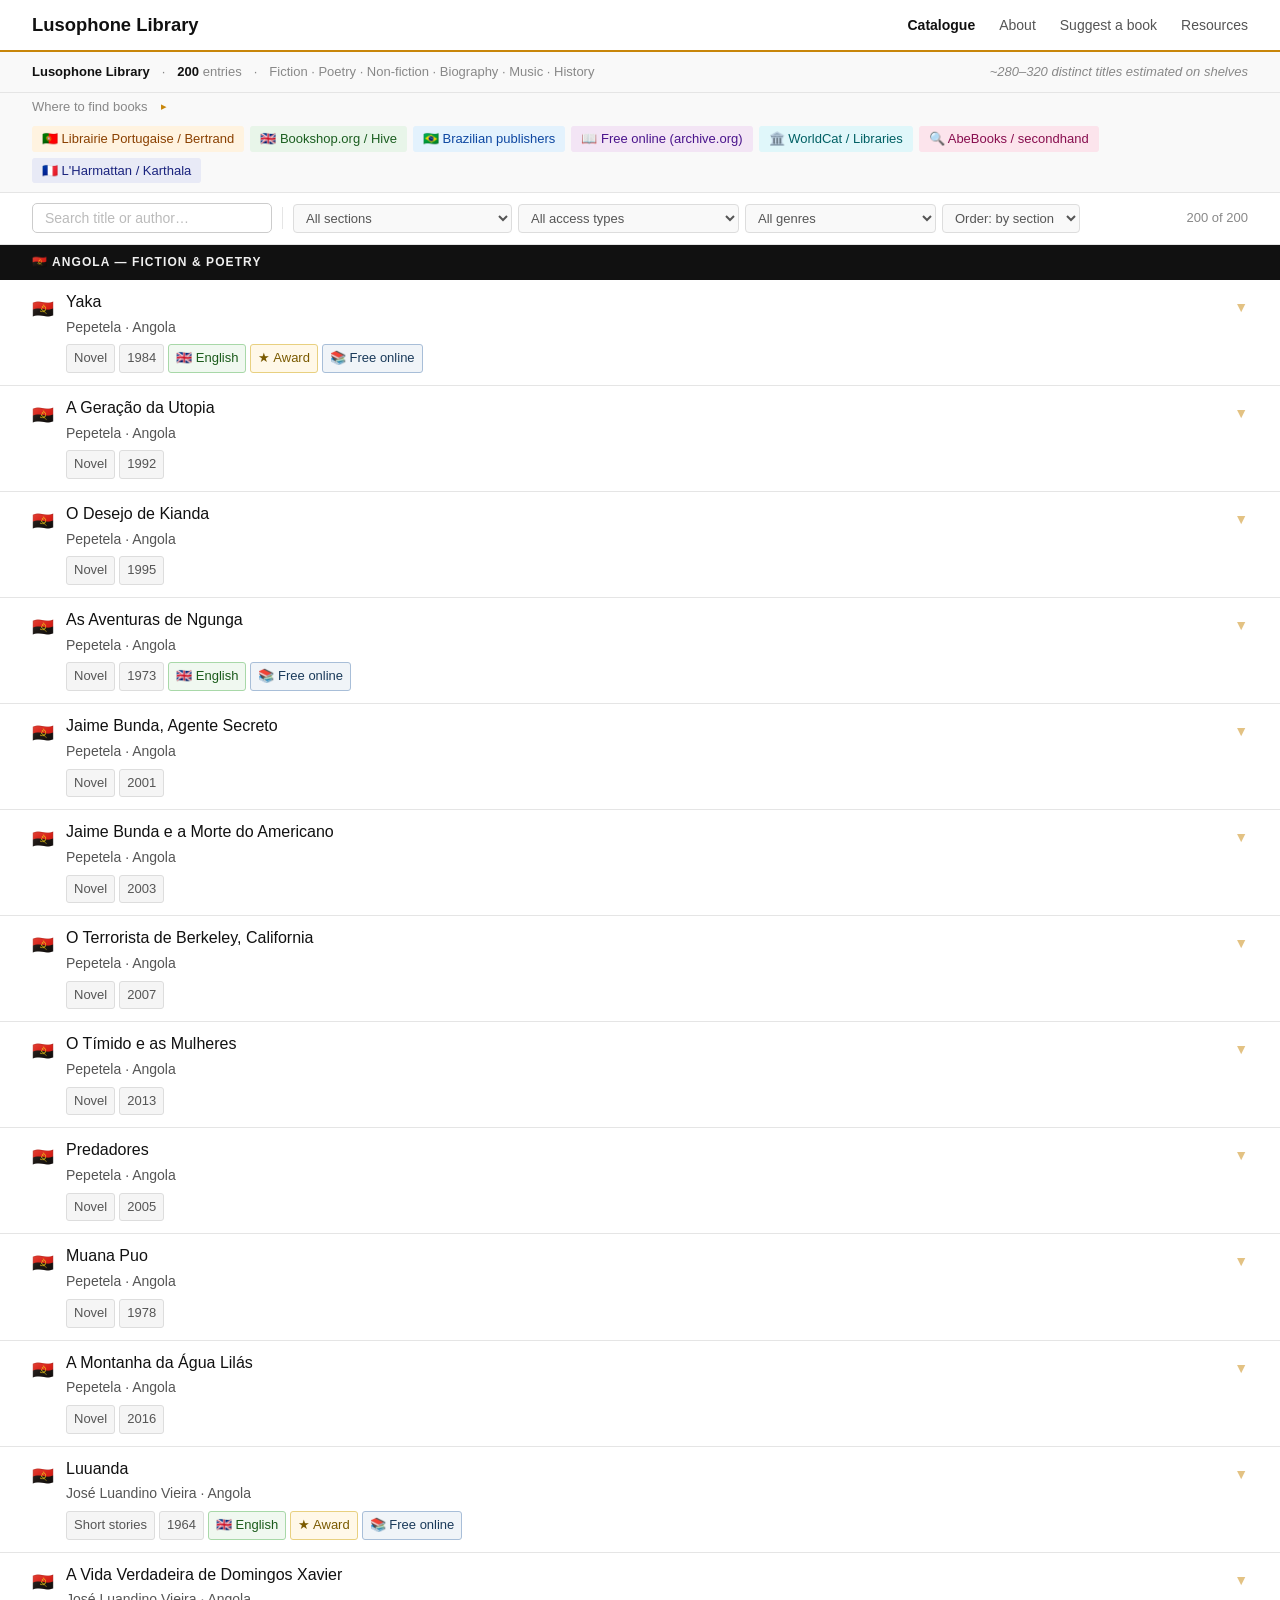
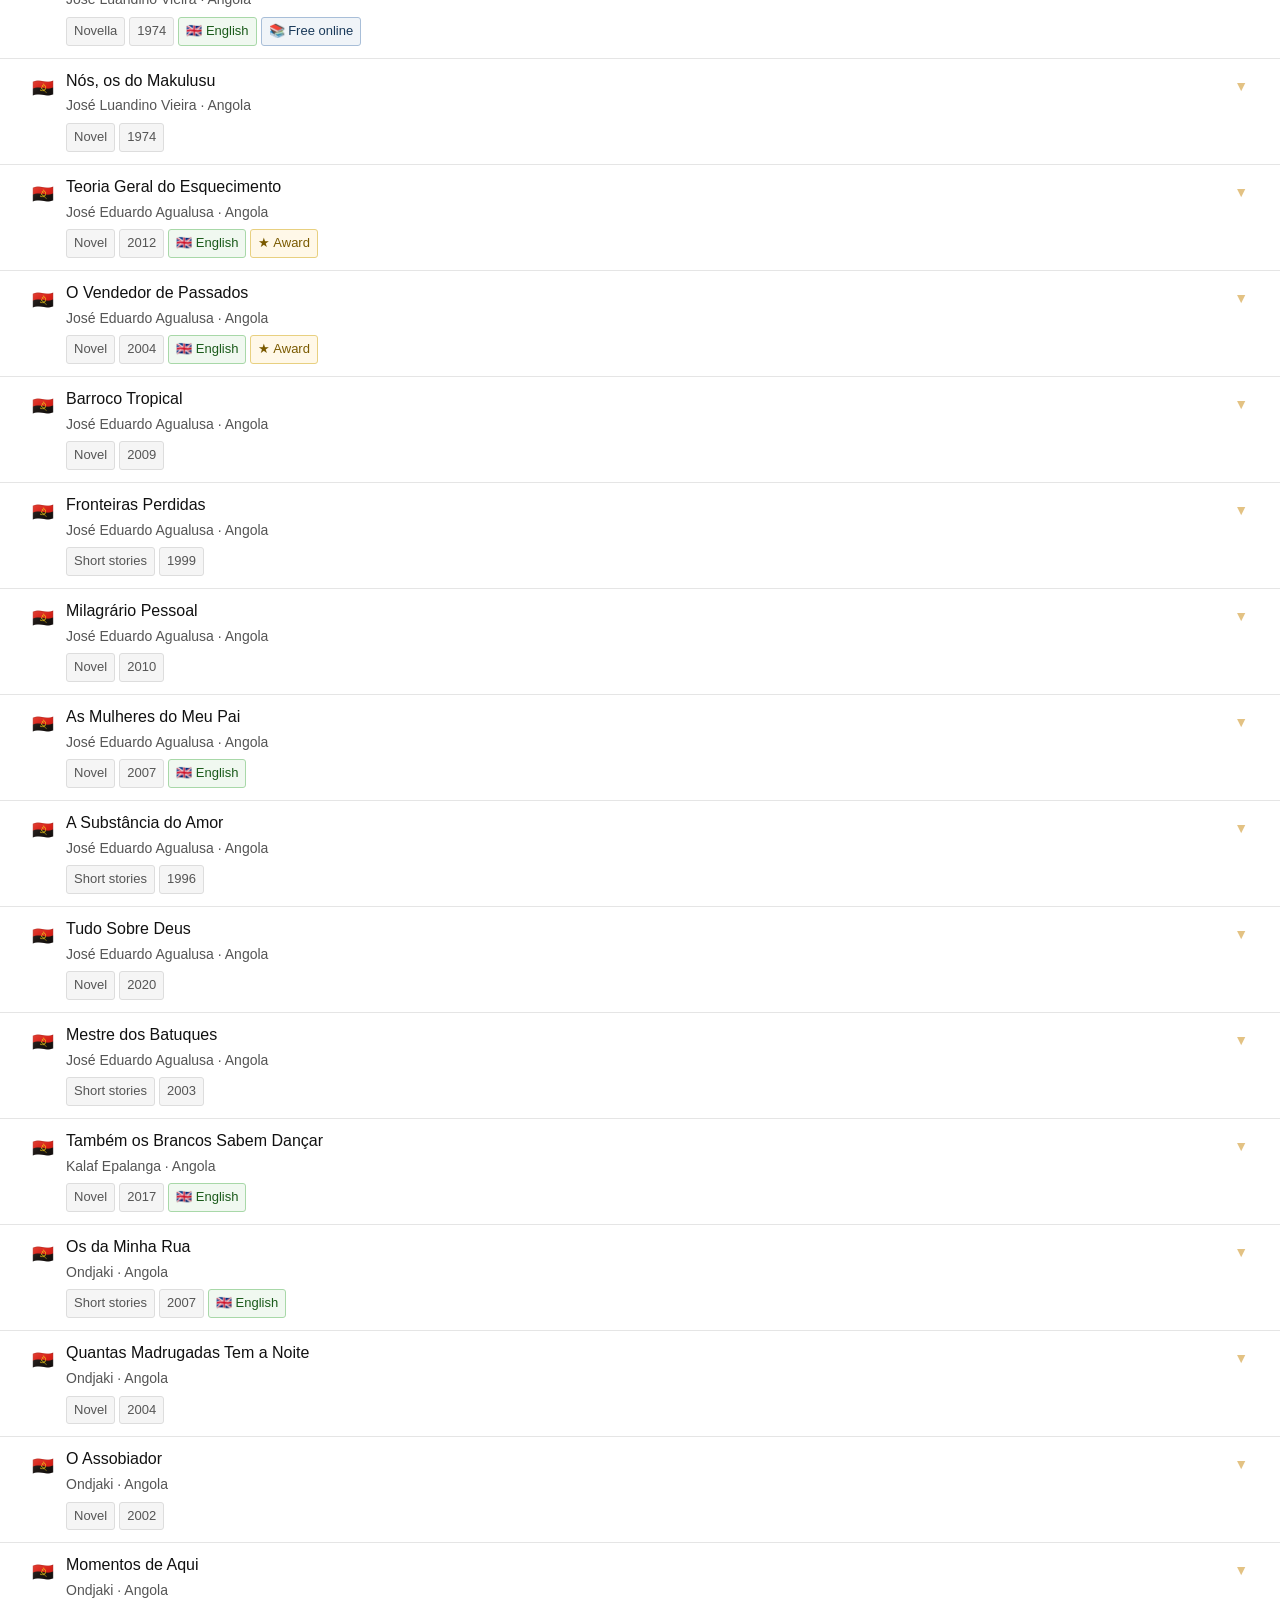
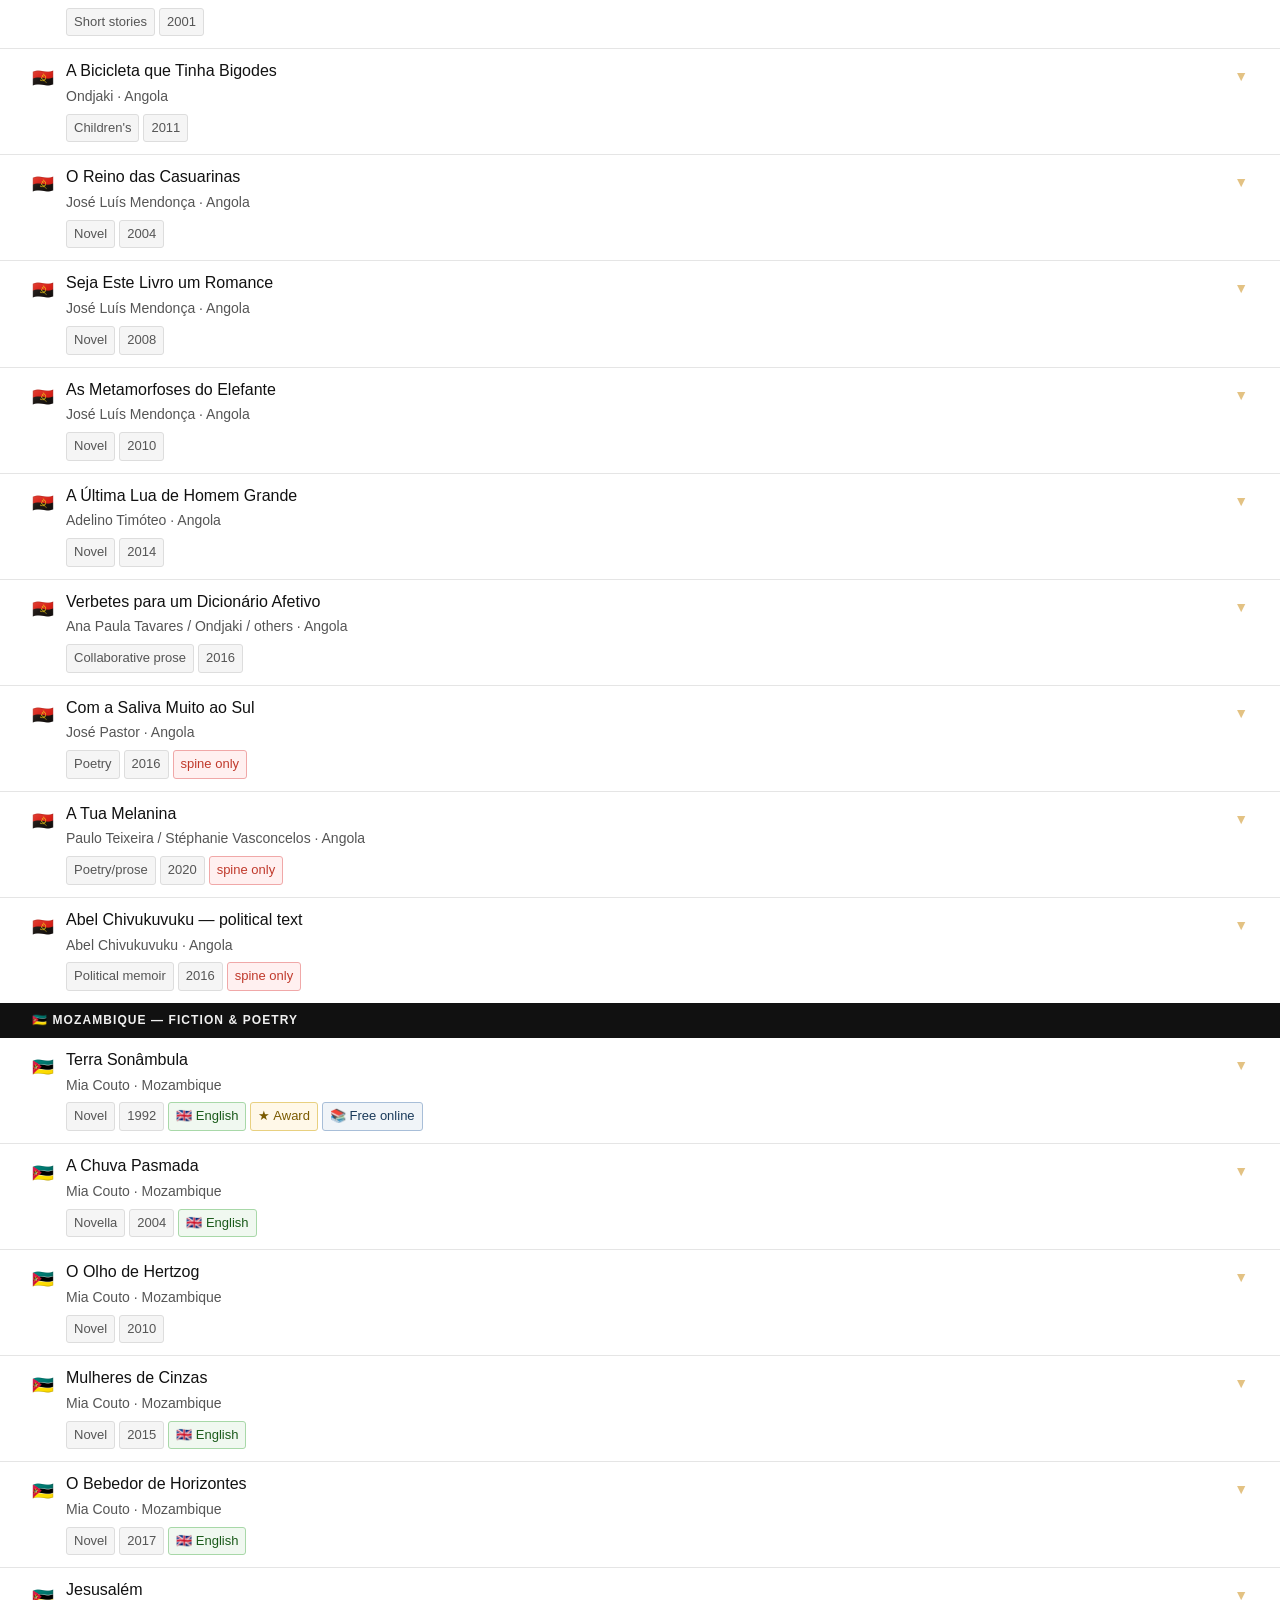
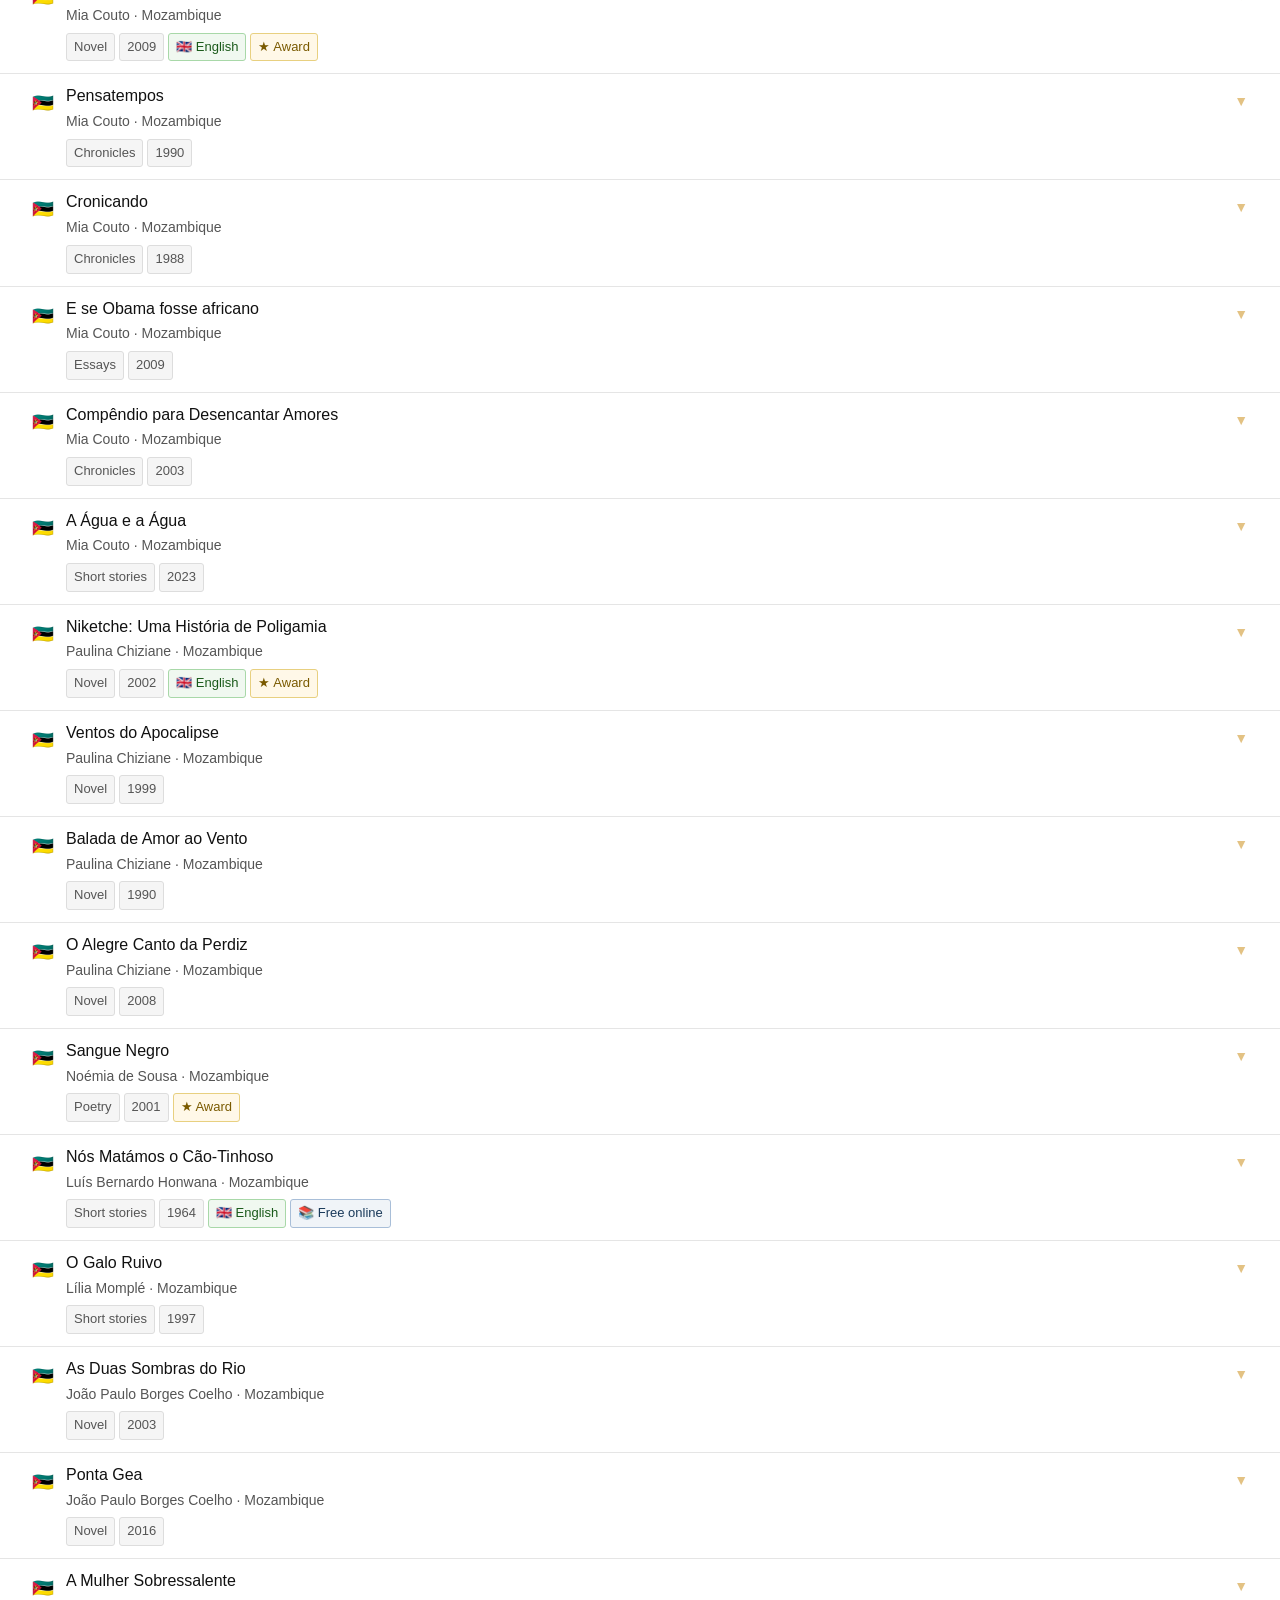
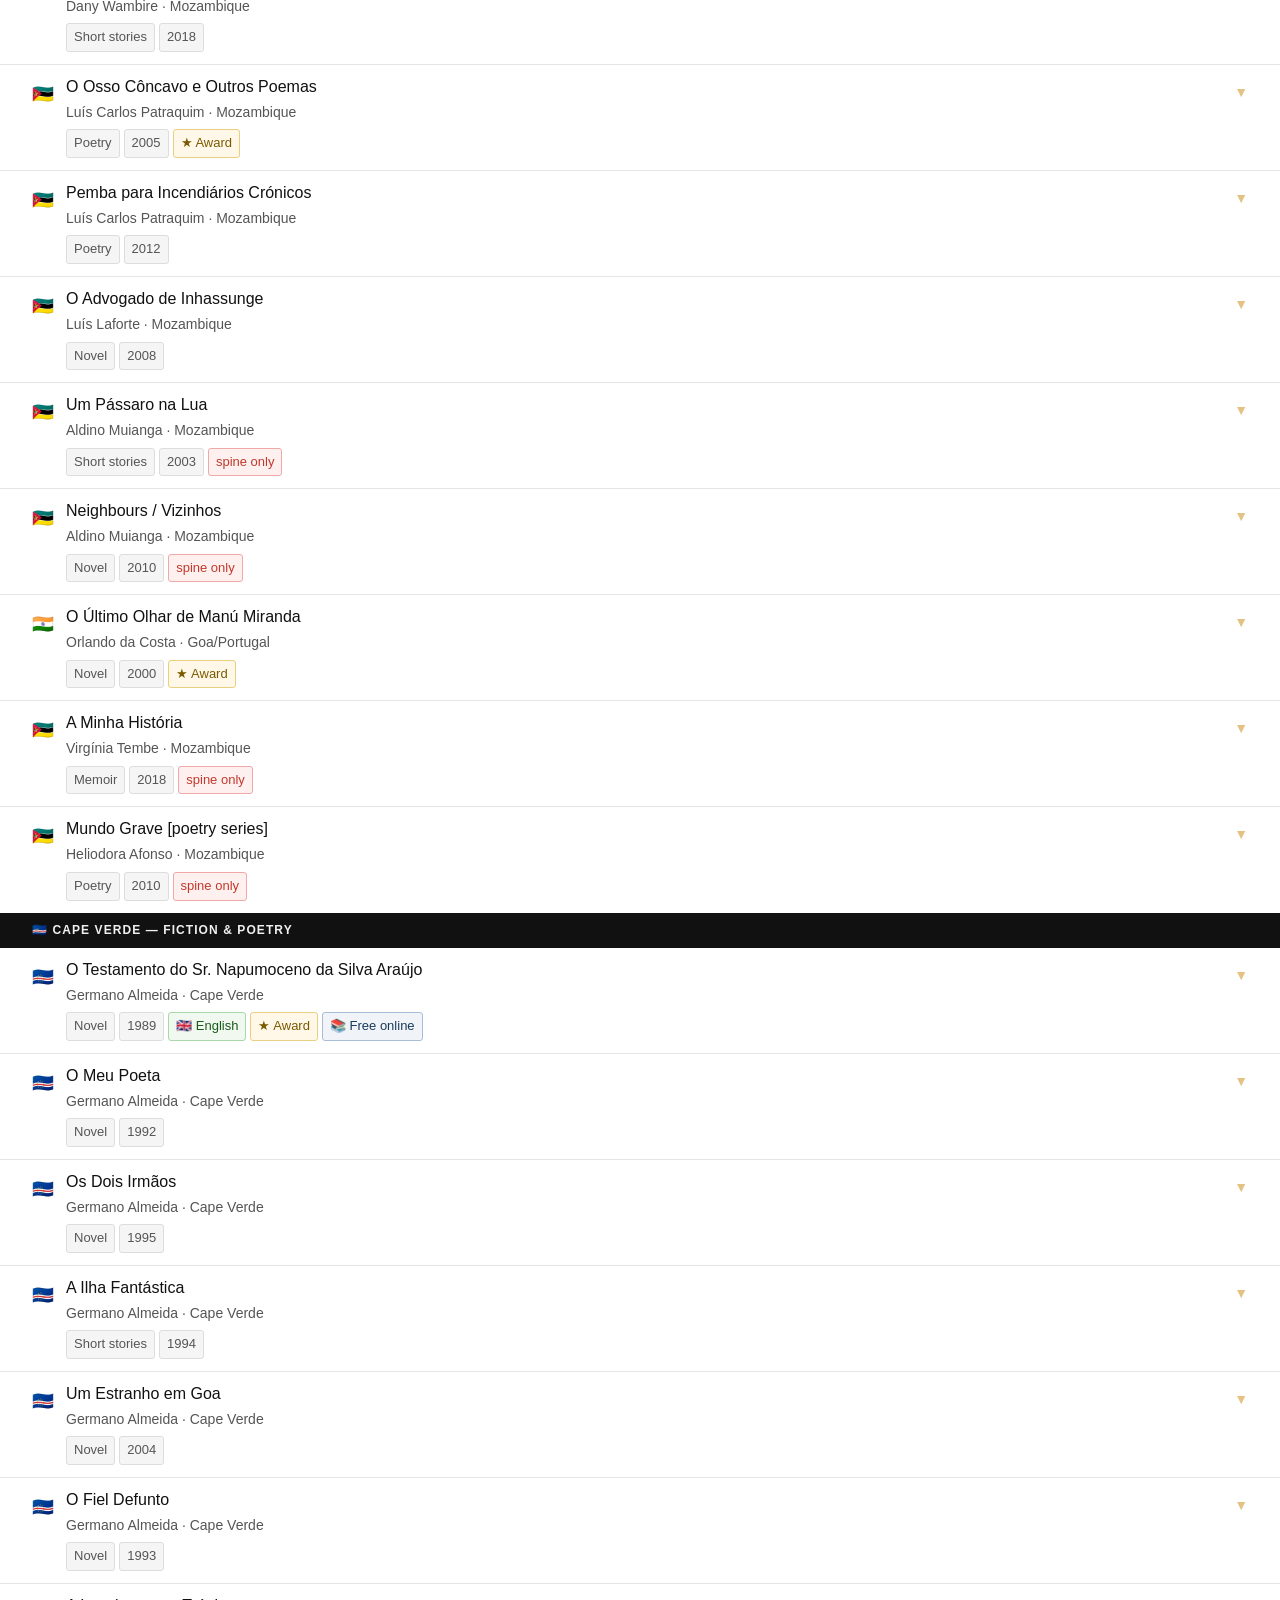
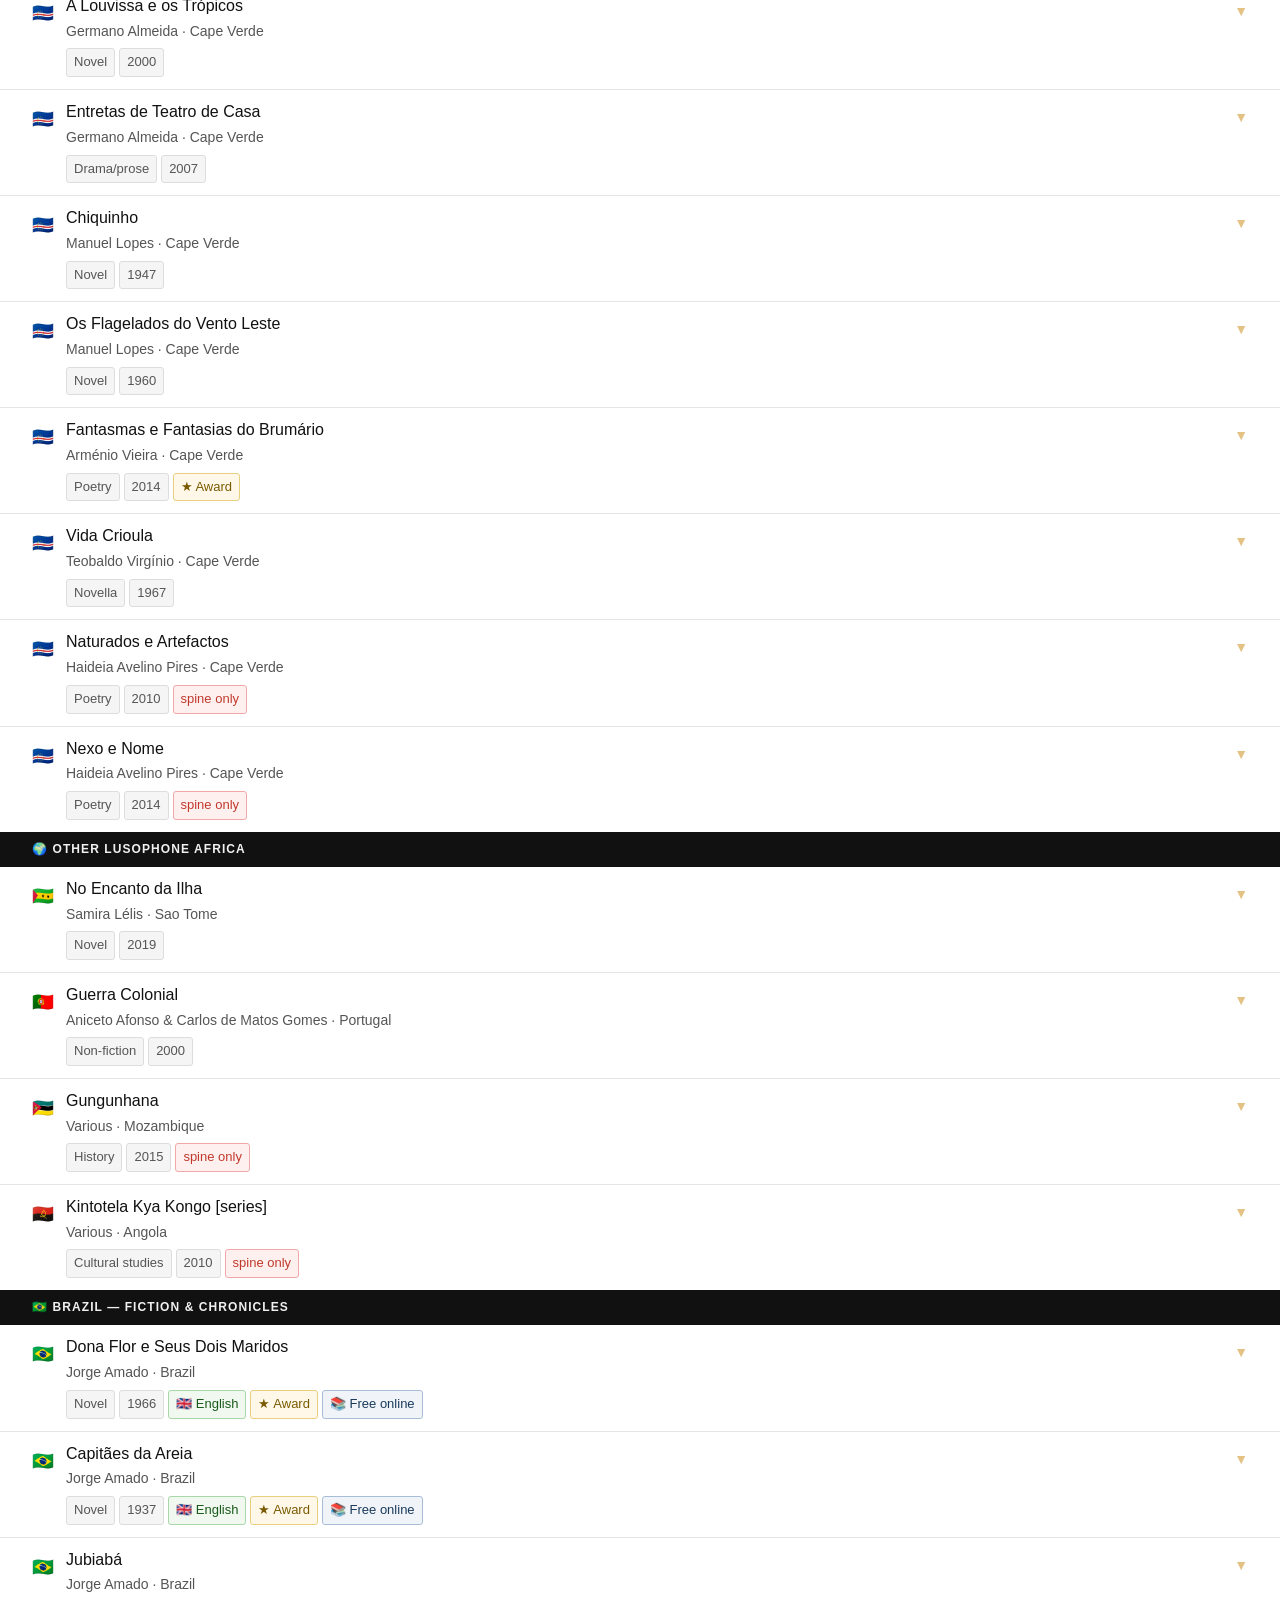
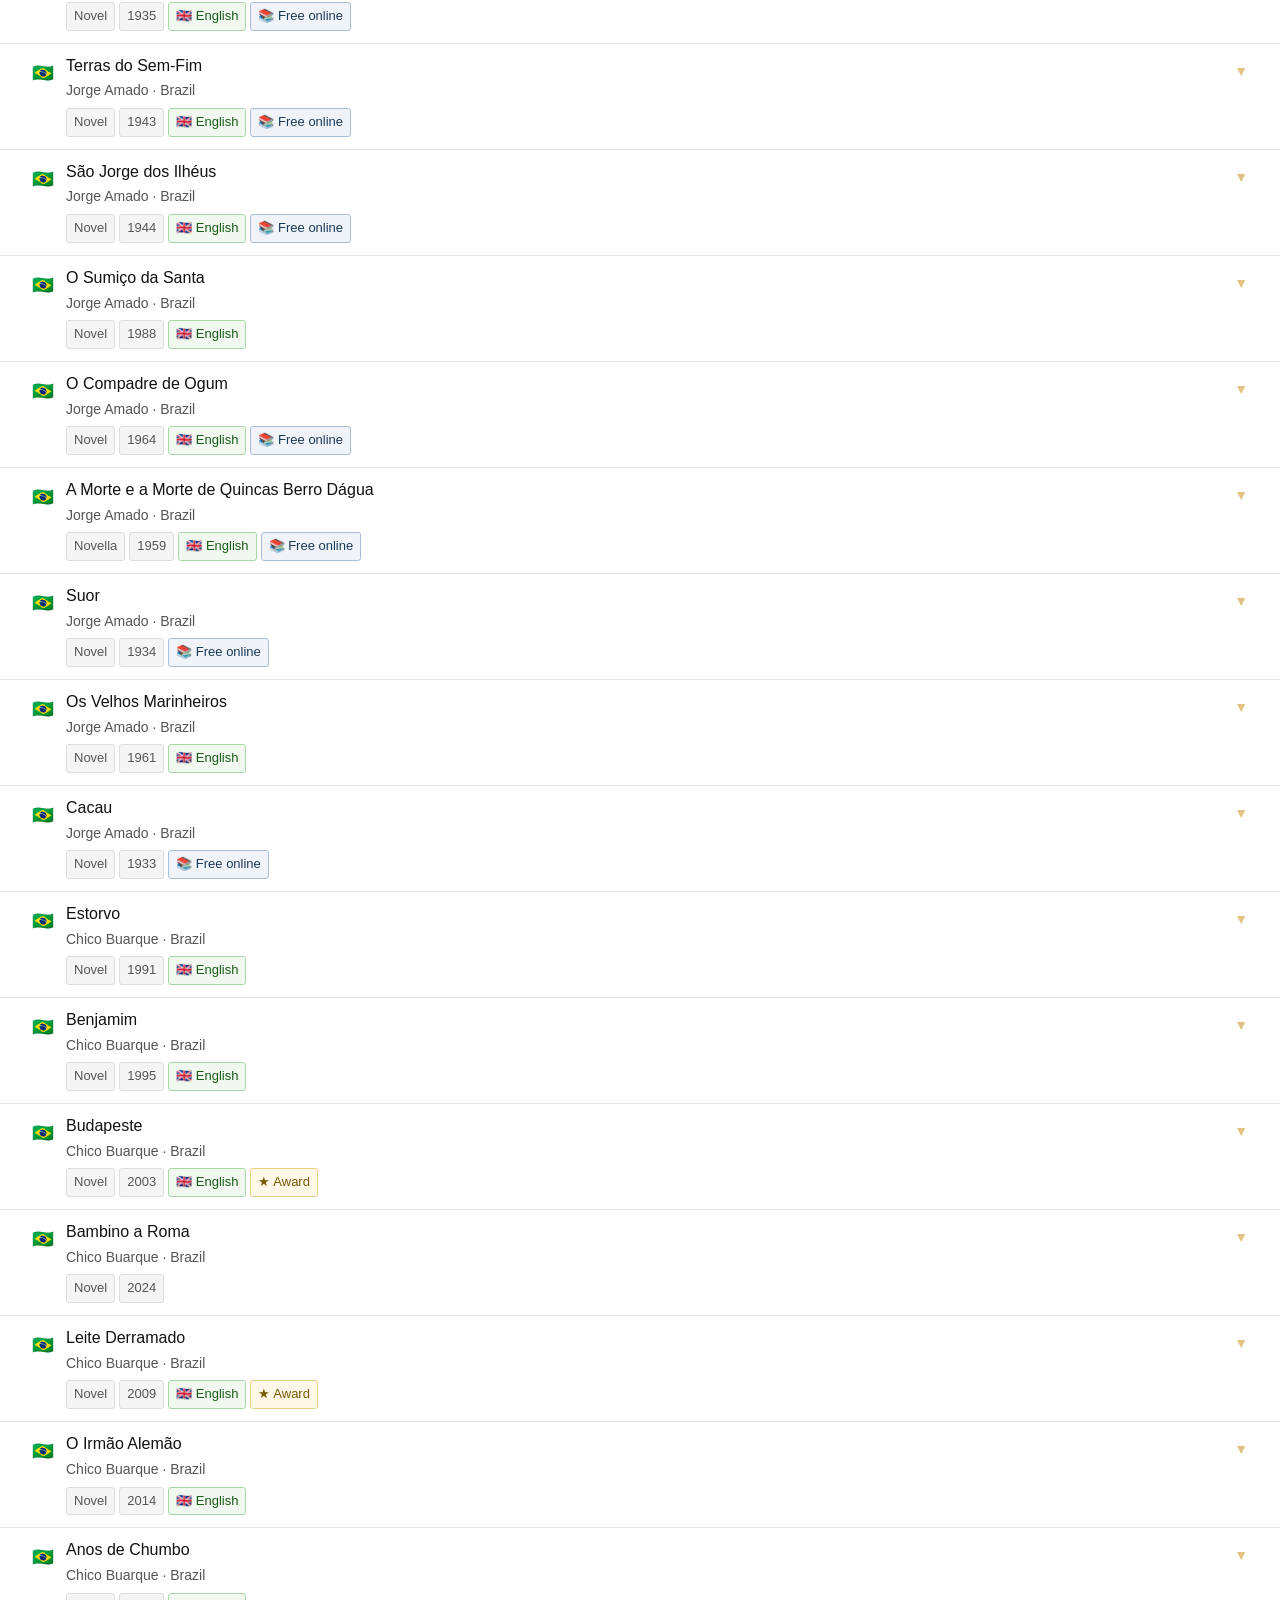
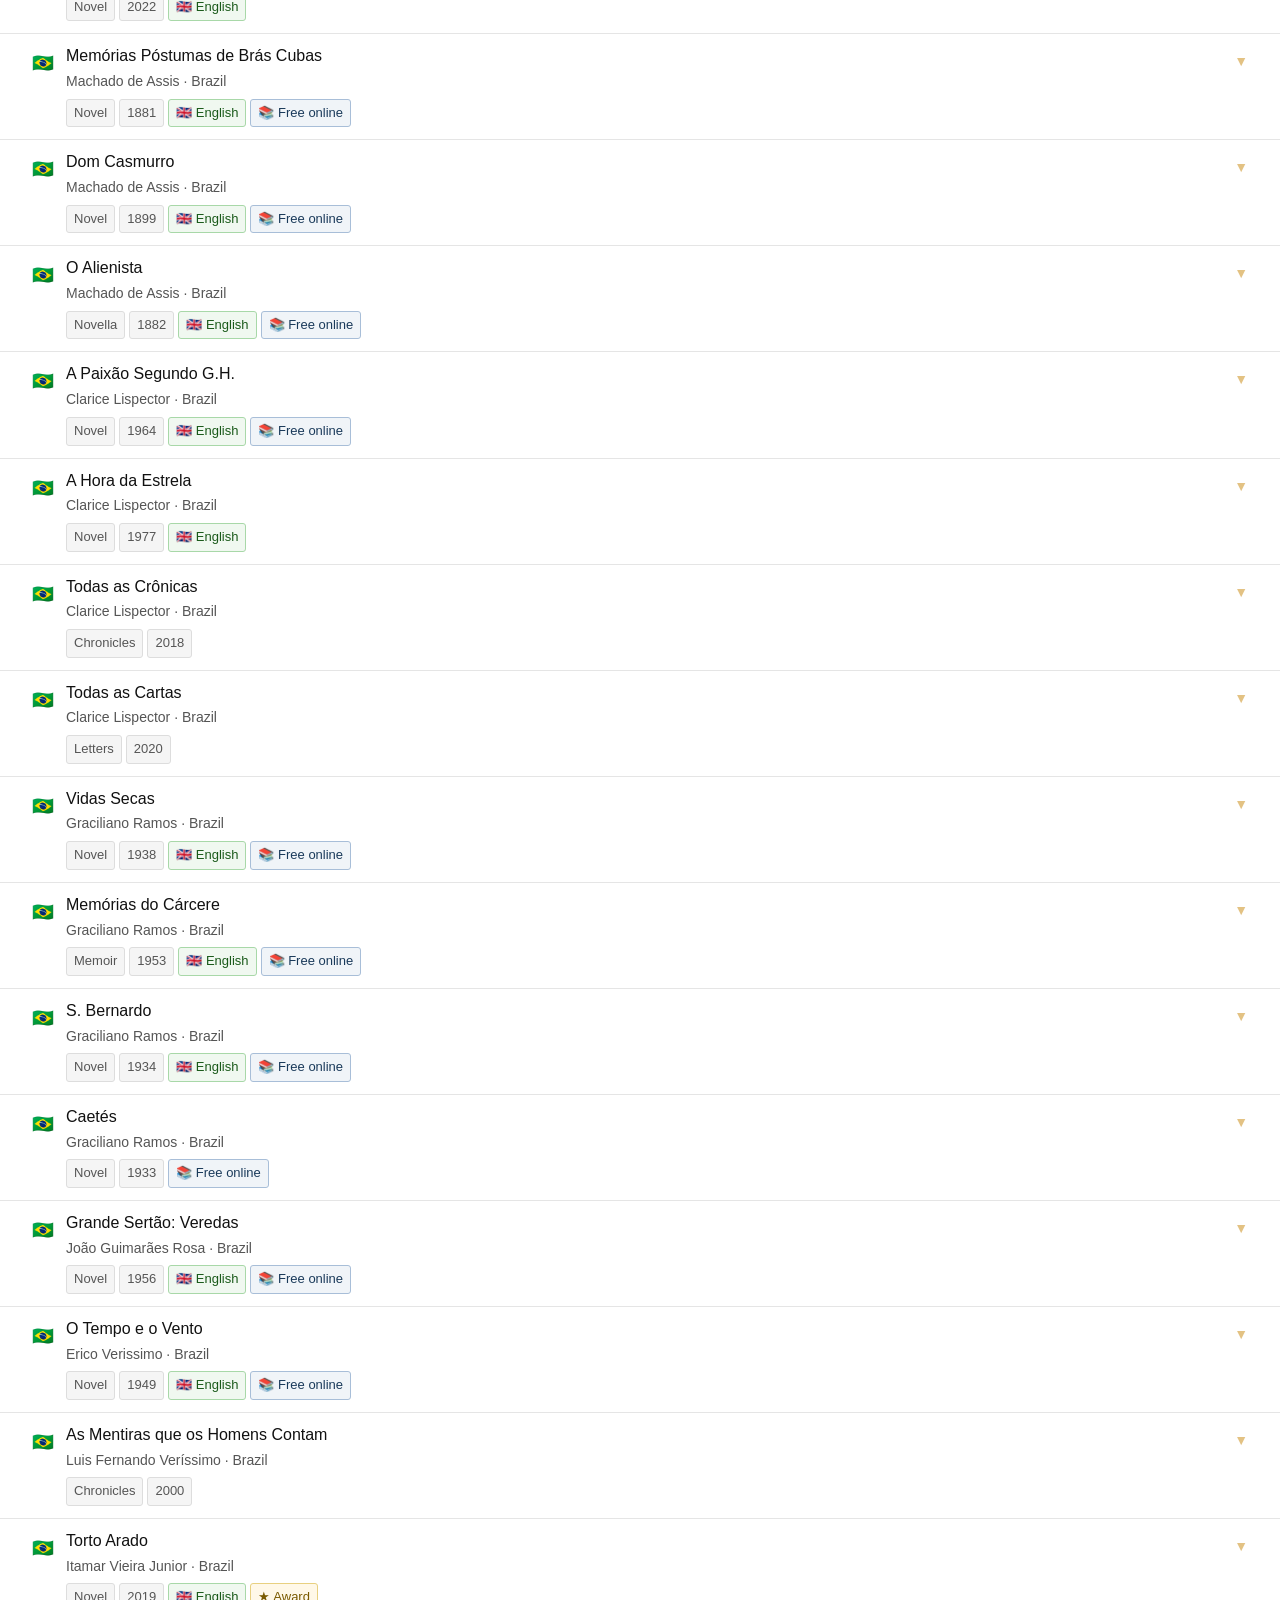
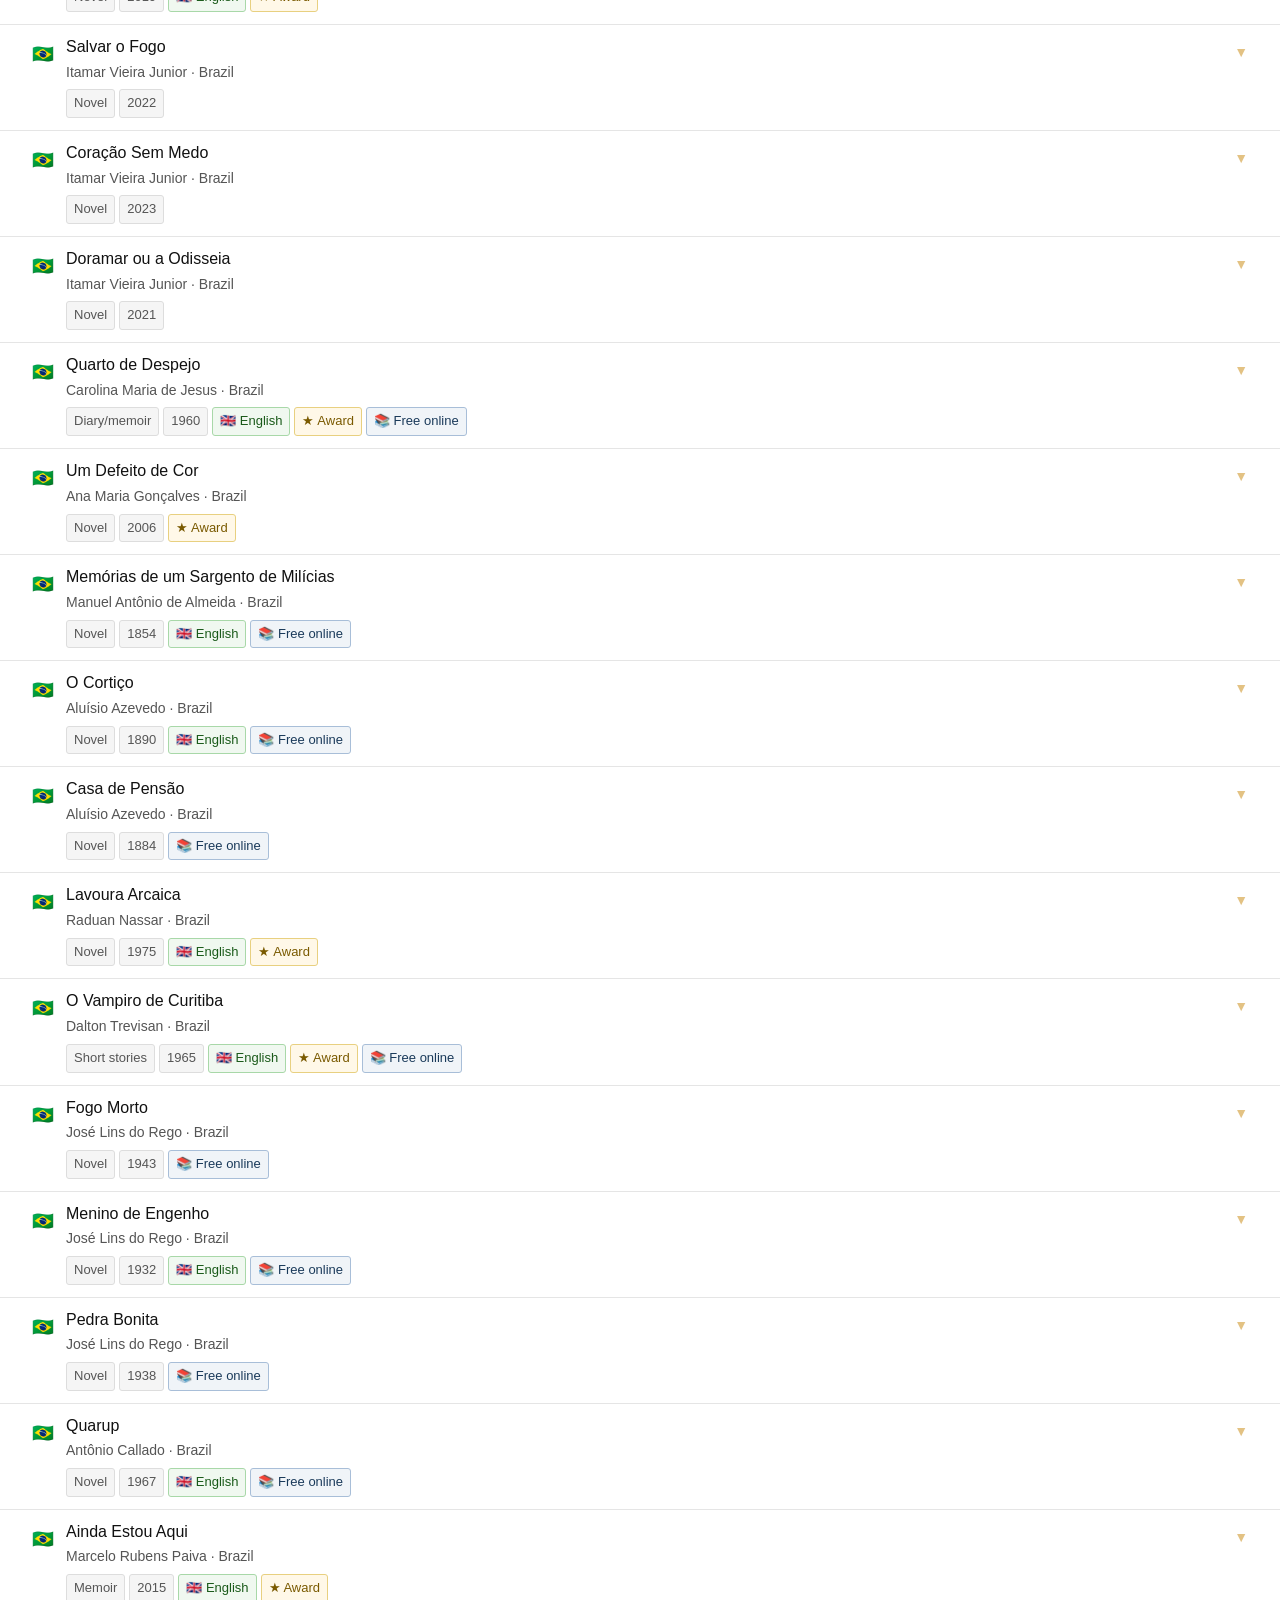
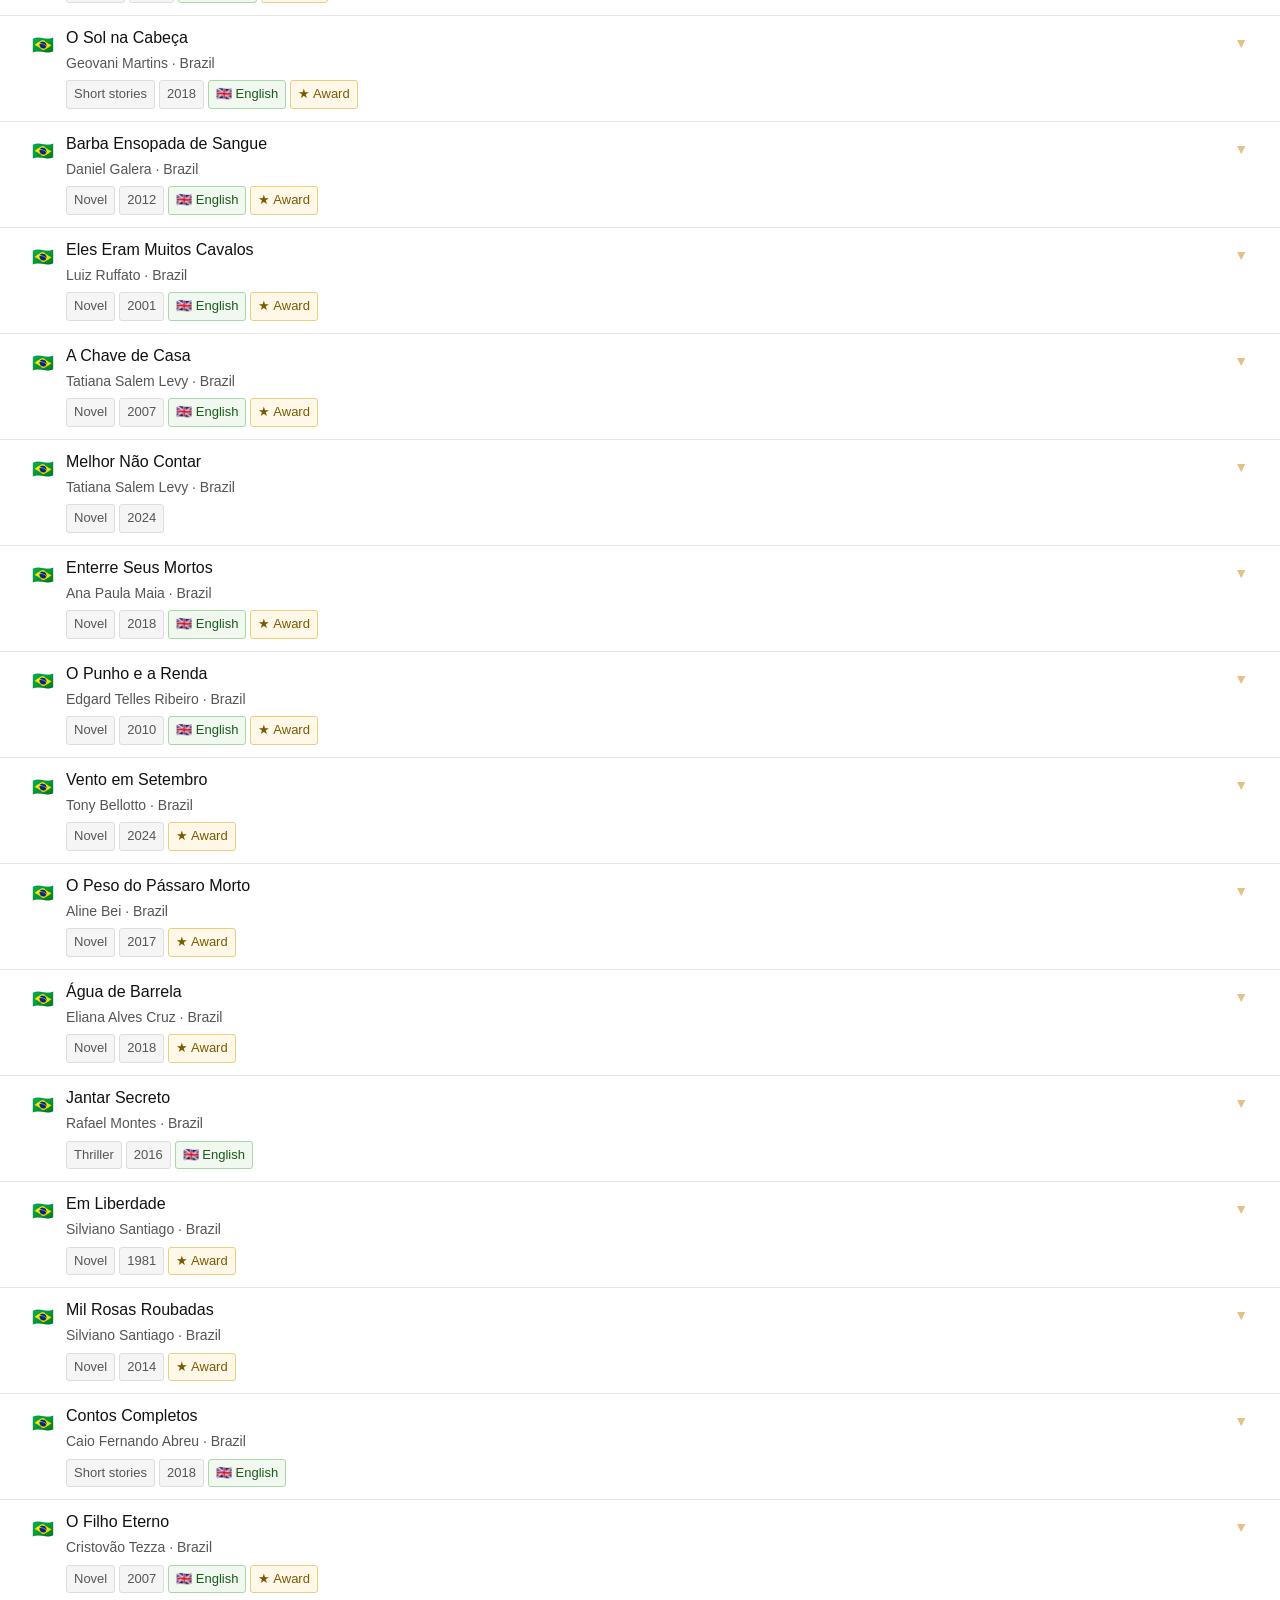
<file: index.html>
<!DOCTYPE html>
<html lang="en">
<head>
<meta charset="UTF-8">
<meta name="viewport" content="width=device-width, initial-scale=1.0">
<meta http-equiv="Content-Security-Policy" content="default-src 'self'; script-src 'unsafe-inline'; style-src 'self' 'unsafe-inline'; img-src 'self' data:; connect-src 'self'; frame-ancestors 'none'">
<title>Lusophone Library — Catalogue</title>
<link rel="stylesheet" href="shared.css">
<style>
.site-header{flex-shrink:0}

/* ── PAGE INTRO BAR ──────────────────────────────────────── */
.page-intro{padding:0.55rem 2rem;background:#f9f9f9;
  border-bottom:1px solid #e5e5e5;font-size:13px;color:#888;
  display:flex;align-items:center;gap:0.75rem;flex-wrap:wrap}
#tc{font-weight:700;color:#111}
.page-intro-est{margin-left:auto;font-style:italic}

/* ── FILTER / CONTROL BAR ────────────────────────────────── */
.ctrl{padding:0.65rem 2rem;background:#fff;border-bottom:1px solid #e5e5e5;
  display:flex;align-items:center;gap:10px;flex-wrap:wrap}

/* Search — primary action */
.ctrl input[type="text"]{
  border:1px solid #ccc;padding:6px 12px;border-radius:5px;
  font-size:14px;background:#fff;color:#111;outline:none;
  width:240px;flex-shrink:0;font-family:inherit}
.ctrl input[type="text"]:focus{border-color:#c8860a;
  box-shadow:0 0 0 3px rgba(200,134,10,.1)}
.ctrl input[type="text"]::placeholder{color:#bbb}

/* Vertical divider between search and filters */
.ctrl-divider{width:1px;height:22px;background:#e5e5e5;flex-shrink:0}

/* Filter dropdowns — secondary group */
.ctrl-filters{display:flex;flex-wrap:wrap;gap:6px;align-items:center}
.ctrl select{border:1px solid #ddd;padding:5px 8px;border-radius:4px;
  font-size:13px;background:#f9f9f9;color:#555;cursor:pointer;
  outline:none;font-family:inherit}
.ctrl select:focus{border-color:#c8860a}

/* Results count — pushed to far right */
#cnt{font-size:13px;color:#888;margin-left:auto;
  white-space:nowrap;flex-shrink:0}

/* ── LEGEND BAR (collapsible) ────────────────────────────── */
.legbar{background:#f9f9f9;border-bottom:1px solid #e5e5e5}
.leg-toggle{display:flex;align-items:center;gap:6px;width:100%;
  padding:0.38rem 2rem;background:none;border:none;
  font-size:13px;color:#888;cursor:pointer;
  font-family:inherit;text-align:left}
.leg-toggle:hover{color:#c8860a}
.leg-arr{display:inline-block;transition:transform .15s;
  color:#c8860a;font-size:11px;font-style:normal}
.leg-toggle[aria-expanded="true"] .leg-arr{transform:rotate(90deg)}
.leg-pills{padding:0.35rem 2rem 0.55rem;
  display:flex;flex-wrap:wrap;gap:6px;align-items:flex-start}
.lb{font-size:13px;padding:3px 10px;border-radius:3px;cursor:pointer;
  border:none;font-family:inherit;transition:opacity .15s;line-height:1.5}
.lb:hover{opacity:0.75}
.tip-text{width:100%;padding:5px 10px;margin-top:4px;
  background:#fff8e8;border:1px solid #e8c84a;border-radius:3px;
  font-size:13px;color:#6a4a00;line-height:1.55}
.tip-text:empty{display:none}

/* ── SECTION HEADER ──────────────────────────────────────── */
/* Note: JS creates these as div.sec-hd */
.sec-hd{padding:0.45rem 2rem;font-size:12px;font-weight:700;
  letter-spacing:0.09em;text-transform:uppercase;
  background:#111;color:#f0f0f0}

/* ── RESULTS AREA ────────────────────────────────────────── */
#out{padding:0 0 2rem}
.empty{padding:3rem 2rem;color:#888;font-size:15px;text-align:center}
.clear-btn{display:inline-block;margin-top:0.75rem;padding:6px 16px;
  border:1px solid #ddd;border-radius:4px;background:#fff;
  color:#555;font-size:13px;cursor:pointer;font-family:inherit;
  transition:border-color .12s,color .12s}
.clear-btn:hover{border-color:#c8860a;color:#c8860a}

/* ── BOOK CARD ───────────────────────────────────────────── */
.card{border-bottom:1px solid #e5e5e5;background:#fff}
.card:last-child{border-bottom:none}

.ch{padding:0.75rem 2rem;cursor:pointer;display:flex;align-items:flex-start;
  gap:0.75rem;transition:background .1s}
.ch:hover{background:#f5f5f5}
.ch:focus{outline:2px solid #c8860a;outline-offset:-2px}
.fl{font-size:1.1rem;flex-shrink:0;margin-top:2px}
.mt{flex:1;min-width:0}
.tt{font-size:16px;font-weight:500;
  color:#111;line-height:1.3;margin-bottom:2px}
.au{font-size:14px;color:#555;margin-bottom:5px}
.tgs{display:flex;flex-wrap:wrap;gap:4px}
.tg{font-size:13px;padding:2px 7px;border-radius:3px;border:1px solid #ddd;
  color:#555;background:#f5f5f5;font-family:inherit;white-space:nowrap}
.tg.en{color:#1a5a1a;background:#f0f8f0;border-color:#a8d8a8}
.tg.aw{color:#7a5a00;background:#fff8e8;border-color:#e8d080}
.tg.fr{color:#1a3a5a;background:#f0f4f8;border-color:#a8bed8}
.tg.unc{color:#c0392b;background:#fff0f0;border-color:#f0a8a8}

/* Expand chevron */
.cv{font-size:14px;color:#c8860a;opacity:0.5;flex-shrink:0;
  margin-top:3px;user-select:none;transition:opacity .12s}
.ch:hover .cv{opacity:1}

.cb{padding:0.75rem 2rem 1rem 3.2rem;border-top:1px solid #e5e5e5;
  background:#fafafa}
.bl{font-size:15px;line-height:1.65;color:#333;margin-bottom:8px}
.aw-t{font-size:14px;color:#7a5a00;background:#fff8e8;
  border:1px solid #e8d080;border-radius:3px;padding:3px 8px;
  margin-bottom:8px;display:inline-block}
.en-t{font-size:14px;color:#2a5a2a;background:#f4fbf4;
  border:1px solid #a8d8a8;border-radius:3px;padding:3px 8px;
  margin-bottom:8px;display:inline-block}
.no-en{font-size:13px;color:#aaa;margin-bottom:6px}
.bl-lbl{font-size:13px;font-weight:600;letter-spacing:.06em;
  text-transform:uppercase;color:#888;margin:8px 0 4px}
.br{display:flex;flex-wrap:wrap;gap:5px;margin-bottom:6px}
.bb{font-size:13px;padding:3px 9px;border-radius:3px;
  text-decoration:none;border:1px solid #ddd;color:#333;
  background:#fff;white-space:nowrap;transition:background .1s,border-color .1s}
.bb:hover{background:#f5f5f5;border-color:#c8860a;text-decoration:none}

/* ── Editions ─────────────────────────────────────────────── */
.eds-wrap{display:flex;flex-direction:column;gap:3px;margin-bottom:6px}
.eds-lang{display:flex;flex-wrap:wrap;gap:3px;align-items:baseline}
.eds-l{font-size:12px;font-family:inherit;font-weight:700;letter-spacing:.05em;
  color:#666;text-transform:uppercase;min-width:88px;flex-shrink:0}
.eds-isbn{font-size:12px;font-family:monospace;padding:1px 5px;
  border:1px solid #ddd;border-radius:3px;color:#1a5a9a;
  background:#f0f5fd;text-decoration:none}
.eds-isbn:hover{background:#dde8f5;border-color:#7aaad0;text-decoration:none}
.eds-more{font-size:12px;color:#888;padding:1px 4px;font-style:italic}

.cite-link{color:#c8860a;font-size:13px;text-decoration:none;
  border-bottom:1px dotted #c8860a}
.cite-link:hover{color:#a06808;text-decoration:none}

footer{line-height:1.8}

/* ── MOBILE ───────────────────────────────────────────────── */
@media(max-width:600px){
  .ctrl{padding:0.5rem 1rem;gap:8px}
  .ctrl input[type="text"]{width:100%;flex:0 0 100%}
  .ctrl-divider{display:none}
  .ctrl-filters{flex:0 0 100%;display:grid;
    grid-template-columns:1fr 1fr;gap:5px}
  .ctrl select{width:100%}
  #cnt{margin-left:0;order:5}
  .ch{padding:0.6rem 1rem}
  .cb{padding:0.75rem 1rem 1rem 1rem}
  .page-intro{padding:0.5rem 1rem}
  .leg-toggle{padding:0.38rem 1rem}
  .leg-pills{padding:0.35rem 1rem 0.5rem}
  .sec-hd{padding:0.45rem 1rem}
}
@media(max-width:400px){
  .page-intro-est{display:none}
}
</style>
</head>
<body>
<header class="site-header">
  <a class="wordmark" href="index.html">Lusophone Library</a>
  <nav>
    <a href="index.html" class="active">Catalogue</a>
    <a href="about.html">About</a>
    <a href="suggest.html">Suggest a book</a>
    <a href="resources.html">Resources</a>
  </nav>
</header>

<div class="page-intro">
  <span><strong>Lusophone Library</strong></span>
  <span>·</span>
  <span><span id="tc">200</span> entries</span>
  <span>·</span>
  <span>Fiction · Poetry · Non-fiction · Biography · Music · History</span>
  <span class="page-intro-est">~280–320 distinct titles estimated on shelves</span>
</div>

<div class="legbar">
  <button class="leg-toggle" id="leg-btn" onclick="toggleLegend()" aria-expanded="false">
    Where to find books &nbsp;<span class="leg-arr">&#9656;</span>
  </button>
  <div id="leg-pills" class="leg-pills" hidden>
    <button class="lb" style="background:#fff3e0;color:#8a4000" onclick="showTip('Librairie Portugaise et Brésilienne (librairie-portugaise.com) · Bertrand worldwide shipping (bertrand.pt) · FNAC Portugal (fnac.pt)')">&#127477;&#127481; Librairie Portugaise / Bertrand</button>
    <button class="lb" style="background:#e8f5e9;color:#1b5e20" onclick="showTip('Bookshop.org UK (bookshop.org/pages/uk) · Hive.co.uk · Bookshop.org US — search the English title')">&#127468;&#127463; Bookshop.org / Hive</button>
    <button class="lb" style="background:#e3f2fd;color:#0d47a1" onclick="showTip('Rocco/Record (grupoeditorialrecord.com.br) · Livraria Travessa (travessa.com.br)')">&#127463;&#127479; Brazilian publishers</button>
    <button class="lb" style="background:#f3e5f5;color:#4a148c" onclick="showTip('Internet Archive / Open Library (archive.org) — free to borrow or read online · Domínio Público Brazil (dominiopublico.gov.br) — free digital public domain')">&#128214; Free online (archive.org)</button>
    <button class="lb" style="background:#e0f7fa;color:#006064" onclick="showTip('Links open a WorldCat search (worldcat.org) — shows which libraries worldwide hold the book and whether it is in Libby/OverDrive')">&#127963;&#65039; WorldCat / Libraries</button>
    <button class="lb" style="background:#fce4ec;color:#880e4f" onclick="showTip('AbeBooks (abebooks.co.uk) · Estante Virtual (estantevirtual.com.br) for Brazilian editions · WorldCat.org to find library copies · eBay')">&#128269; AbeBooks / secondhand</button>
    <button class="lb" style="background:#e8eaf6;color:#1a237e" onclick="showTip('L\'Harmattan (editions-harmattan.fr) · Karthala (karthala.com) — the two main specialist French publishers of African academic and literary works')">&#127467;&#127479; L'Harmattan / Karthala</button>
    <div id="tip" class="tip-text"></div>
  </div>
</div>

<div class="ctrl">
  <input type="text" id="q" placeholder="Search title or author&#8230;" oninput="render()">
  <div class="ctrl-divider"></div>
  <div class="ctrl-filters">
    <select id="sec" onchange="render()">
      <option value="">All sections</option>
      <option value="angola">Angola — fiction &amp; poetry</option>
      <option value="moz">Mozambique — fiction &amp; poetry</option>
      <option value="cv">Cape Verde — fiction &amp; poetry</option>
      <option value="oaf">Other Lusophone Africa</option>
      <option value="bf">Brazil — fiction &amp; chronicles</option>
      <option value="bp">Brazil — poetry</option>
      <option value="bb">Brazil — biography &amp; memoir</option>
      <option value="bm">Brazil — music</option>
      <option value="hi">Brazil — history</option>
    </select>
    <select id="acc" onchange="render()">
      <option value="">All access types</option>
      <option value="en">English translation exists</option>
      <option value="free">Free online (archive.org etc)</option>
      <option value="lib">Library apps (Libby/BorrowBox)</option>
      <option value="unc">Spine only — unconfirmed</option>
    </select>
    <select id="gen" onchange="render()">
      <option value="">All genres</option>
    </select>
    <select id="srt" onchange="render()">
      <option value="">Order: by section</option>
      <option value="yr_asc">Year: oldest first</option>
      <option value="yr_desc">Year: newest first</option>
      <option value="au_az">Author: A–Z</option>
    </select>
  </div>
  <span id="cnt"></span>
</div>

<div id="out"></div>

<footer>
  <strong>Specialists:</strong> <a href="https://librairie-portugaise.com">librairie-portugaise.com</a> · <a href="https://bertrand.pt">bertrand.pt</a> (worldwide shipping) · <a href="https://travessa.com.br">travessa.com.br</a><br>
  <strong>English translations:</strong> <a href="https://bookshop.org">bookshop.org</a> · <a href="https://www.hive.co.uk">hive.co.uk</a><br>
  <strong>Free texts:</strong> <a href="https://archive.org">archive.org</a> · <a href="https://www.dominiopublico.gov.br">dominiopublico.gov.br</a><br>
  <strong>Library apps:</strong> <a href="https://worldcat.org">worldcat.org</a> (finds library + Libby/OverDrive availability)<br>
  <strong>Secondhand:</strong> <a href="https://www.abebooks.co.uk">abebooks.co.uk</a> · <a href="https://www.estantevirtual.com.br">estantevirtual.com.br</a><br>
  Entries marked <em>"spine only"</em> may have imprecise titles or authors. <a href="about.html">About this project</a> · <a href="suggest.html">Suggest a book</a>
</footer>

<script>
const enc=encodeURIComponent;
function escHtml(s){
  if(s==null) return '';
  return String(s).replace(/&/g,'&amp;').replace(/</g,'&lt;').replace(/>/g,'&gt;').replace(/"/g,'&quot;').replace(/'/g,'&#39;');
}
function safeUrl(u){return(u&&/^https?:\/\//i.test(u))?u:'#';}
function isbn(eds,lang){
  if(!eds) return null;
  const arr=eds[lang];
  return arr&&arr.length?arr[0].isbn:null;
}
const BUY={
  sp:{l:"Librairie Portugaise",f:(t,a,eds)=>`https://www.librairie-portugaise.com/?s=${enc(t)}`},
  bt:{l:"Bertrand.pt",f:(t,a,eds)=>`https://www.bertrand.pt/pesquisa?pesquisa=${enc(t)}`},
  rc:{l:"Rocco/Record",f:(t,a,eds)=>`https://www.grupoeditorialrecord.com.br/?s=${enc(t)}`},
  bk:{l:"Bookshop.org",f:(t,a,eds)=>{const i=isbn(eds,"en");return i?`https://bookshop.org/books/${i}`:`https://bookshop.org/search?keywords=${enc(t+' '+a)}`;}},
  hv:{l:"Hive.co.uk",f:(t,a,eds)=>{const i=isbn(eds,"en");return i?`https://www.hive.co.uk/Product/ISBN/${i}`:`https://www.hive.co.uk/Search/Keyword?keyword=${enc(t+' '+a)}`;}},
  ar:{l:"Open Library",f:(t,a,eds)=>{const i=isbn(eds,"pt")||isbn(eds,"en");return i?`https://openlibrary.org/isbn/${i}`:`https://archive.org/search?query=${enc('"'+t+'"')}&mediatype=texts`;}},
  dp:{l:"Dom\u00ednio P\u00fablico (free)",f:(t,a,eds)=>`https://www.dominiopublico.gov.br/pesquisa/PesquisaObraForm.do?no_obra=${enc(t)}&co_midia=2`},
  lb:{l:"WorldCat / Libraries",f:(t,a,eds)=>{const i=isbn(eds,"en")||isbn(eds,"pt");return i?`https://worldcat.org/isbn/${i}`:`https://worldcat.org/search?q=${enc(t+' '+a)}`;}},
  ab:{l:"AbeBooks",f:(t,a,eds)=>{const i=isbn(eds,"en")||isbn(eds,"pt");return i?`https://www.abebooks.co.uk/servlet/SearchResults?isbn=${i}`:`https://www.abebooks.co.uk/book-search/title/${enc(t)}/author/${enc(a)}/`;}},
  ev:{l:"Estante Virtual",f:(t,a,eds)=>`https://www.estantevirtual.com.br/busca?q=${enc(t)}`}
};
const FL={Angola:"\uD83C\uDDE6\uD83C\uDDF4",Mozambique:"\uD83C\uDDF2\uD83C\uDDFF","Cape Verde":"\uD83C\uDDE8\uD83C\uDDFB",Brazil:"\uD83C\uDDE7\uD83C\uDDF7","Sao Tome":"\uD83C\uDDF8\uD83C\uDDF9","Goa/Portugal":"\uD83C\uDDEE\uD83C\uDDF3",Portugal:"\uD83C\uDDF5\uD83C\uDDF9",France:"\uD83C\uDDEB\uD83C\uDDF7",Multiple:"\uD83C\uDF0D",Sweden:"\uD83C\uDDF8\uD83C\uDDEA"};
const SL={angola:"\uD83C\uDDE6\uD83C\uDDF4 Angola \u2014 fiction & poetry",moz:"\uD83C\uDDF2\uD83C\uDDFF Mozambique \u2014 fiction & poetry",cv:"\uD83C\uDDE8\uD83C\uDDFB Cape Verde \u2014 fiction & poetry",oaf:"\uD83C\uDF0D Other Lusophone Africa",bf:"\uD83C\uDDE7\uD83C\uDDF7 Brazil \u2014 fiction & chronicles",bp:"\uD83C\uDDE7\uD83C\uDDF7 Brazil \u2014 poetry",bb:"\uD83C\uDDE7\uD83C\uDDF7 Brazil \u2014 biography & memoir",bm:"\uD83C\uDDE7\uD83C\uDDF7 Brazil \u2014 music",hi:"\uD83C\uDDE7\uD83C\uDDF7 Brazil \u2014 history"};
let EX=null;

function showTip(t){
  const d=document.getElementById('tip');
  if(d.textContent===t){d.textContent='';}else{d.textContent=t;}
}
function toggleLegend(){
  const pills=document.getElementById('leg-pills');
  const btn=document.getElementById('leg-btn');
  const expanded=btn.getAttribute('aria-expanded')==='true';
  pills.hidden=expanded;
  btn.setAttribute('aria-expanded',String(!expanded));
  if(expanded) document.getElementById('tip').textContent='';
}
function clearFilters(){
  document.getElementById('q').value='';
  document.getElementById('sec').value='';
  document.getElementById('acc').value='';
  document.getElementById('gen').value='';
  document.getElementById('srt').value='';
  render();
}

let D=[];

function renderEditions(eds){
  if(!eds||!Object.keys(eds).length) return '';
  const LNAMES={"pt":"Portuguese","en":"English","fr":"French","de":"German","es":"Spanish","it":"Italian","nl":"Dutch","sv":"Swedish","no":"Norwegian","fi":"Finnish","pl":"Polish","ca":"Catalan","ja":"Japanese","zh":"Chinese","ko":"Korean","ar":"Arabic","he":"Hebrew","ru":"Russian","tr":"Turkish","el":"Greek","hr":"Croatian","ro":"Romanian","bg":"Bulgarian","cs":"Czech","hu":"Hungarian","da":"Danish"};
  const ORDER=['pt','en','fr','de','es','it','nl','sv','no','pl','ca'];
  const langs=Object.keys(eds).sort((a,b)=>{
    const ai=ORDER.indexOf(a),bi=ORDER.indexOf(b);
    if(ai<0&&bi<0) return a<b?-1:1;
    if(ai<0) return 1; if(bi<0) return -1; return ai-bi;
  });
  const total=Object.values(eds).reduce((s,a)=>s+a.length,0);
  let html=`<div class="bl-lbl">Editions (${total} found)</div><div class="eds-wrap">`;
  for(const lang of langs){
    const arr=eds[lang];
    const lname=LNAMES[lang]||lang.toUpperCase();
    html+=`<div class="eds-lang"><span class="eds-l">${lname}</span>`;
    for(const ed of arr.slice(0,3)){
      const label=escHtml([ed.pub,ed.year,ed.tr?`tr. ${ed.tr}`:null].filter(Boolean).join(' \u00b7 '));
      html+=`<a class="eds-isbn" href="https://openlibrary.org/isbn/${encodeURIComponent(ed.isbn)}" target="_blank" rel="noopener noreferrer" title="${label||escHtml(ed.isbn)}">${escHtml(ed.isbn)}</a>`;
    }
    if(arr.length>3) html+=`<span class="eds-more">+${arr.length-3} more</span>`;
    html+='</div>';
  }
  html+='</div>';
  return html;
}

function makeCard(b,id){
  const isOpen=EX===id;
  const card=document.createElement('div');
  card.className='card';
  let tags=`<span class="tg">${b.g}</span><span class="tg">${b.y||'?'}</span>`;
  if(b.en) tags+=`<span class="tg en">\uD83C\uDDEC\uD83C\uDDE7 English</span>`;
  if(b.aw) tags+=`<span class="tg aw">\u2605 Award</span>`;
  if(b.buy.some(x=>['ar','dp'].includes(x))) tags+=`<span class="tg fr">\uD83D\uDCDA Free online</span>`;
  if(b.unc) tags+=`<span class="tg unc">spine only</span>`;
  let body='';
  if(isOpen){
    const buyH=(b.buy||[]).map(k=>BUY[k]?`<a class="bb" href="${BUY[k].f(b.t,b.a,b.editions||null)}" target="_blank" rel="noopener noreferrer">${escHtml(BUY[k].l)}${b.editions&&['bk','hv','lb','ab'].includes(k)?' \u2197':''}</a>`:'').join('');
    body=`<div class="cb">
      <p class="bl">${escHtml(b.bl||'')}${b.unc?'<br><span style="font-size:10px;color:#c0392b;font-style:italic">\u26a0 Identified from spine only \u2014 title/author may be imprecise</span>':''}</p>
      ${b.aw?`<p class="aw-t">\u2605 ${escHtml(b.aw)}${b.cite_url?` \u2014 <a class="cite-link" href="${safeUrl(b.cite_url)}" target="_blank" rel="noopener noreferrer">\uD83D\uDCDC citation</a>`:""}</p>`:''}
      ${b.en?`<p class="en-t">\uD83C\uDDEC\uD83C\uDDE7 English edition: ${escHtml(b.en)}</p>`:'<p class="no-en">No English translation identified</p>'}
      ${b.editions?renderEditions(b.editions):''}
      <div class="bl-lbl">Where to find it</div>
      <div class="br">${buyH}</div>
    </div>`;
  }
  card.innerHTML=`<div class="ch" onclick="tog('${id}')" onkeydown="if(event.key==='Enter'||event.key===' '){event.preventDefault();tog('${id}');}" tabindex="0" role="button" aria-expanded="${isOpen}">
    <span class="fl">${FL[b.c]||'\uD83C\uDF0D'}</span>
    <div class="mt">
      <div class="tt">${escHtml(b.t)}</div>
      <div class="au">${escHtml(b.a)}${b.c?' \u00b7 '+escHtml(b.c):''}</div>
      <div class="tgs">${tags}</div>
    </div>
    <span class="cv">${isOpen?'\u25b2':'\u25bc'}</span>
  </div>${body}`;
  return card;
}

function render(){
  const q=document.getElementById('q').value.toLowerCase();
  const sec=document.getElementById('sec').value;
  const acc=document.getElementById('acc').value;
  const gen=document.getElementById('gen').value;
  const srt=document.getElementById('srt').value;
  let filtered=D.filter(b=>{
    if(sec && b.s!==sec) return false;
    if(acc==='en' && !b.en) return false;
    if(acc==='free' && !b.buy.some(x=>['ar','dp'].includes(x))) return false;
    if(acc==='lib' && !b.buy.includes('lb')) return false;
    if(acc==='unc' && !b.unc) return false;
    if(gen && b.g!==gen) return false;
    if(q && !b.t.toLowerCase().includes(q) && !b.a.toLowerCase().includes(q)) return false;
    return true;
  });
  if(srt==='yr_asc') filtered.sort((a,b)=>(a.y||9999)-(b.y||9999));
  else if(srt==='yr_desc') filtered.sort((a,b)=>(b.y||0)-(a.y||0));
  else if(srt==='au_az') filtered.sort((a,b)=>a.a.localeCompare(b.a));
  document.getElementById('tc').textContent=D.length;
  document.getElementById('cnt').textContent=filtered.length+' of '+D.length;
  const out=document.getElementById('out');
  out.innerHTML='';
  if(!filtered.length){
    const empty=document.createElement('div');
    empty.className='empty';
    empty.innerHTML='No titles match your filters.<br><button class="clear-btn" onclick="clearFilters()">Clear all filters</button>';
    out.appendChild(empty);
    return;
  }
  if(srt){
    const lst=document.createElement('div');
    lst.className='lst';
    filtered.forEach((b,i)=>lst.appendChild(makeCard(b,b.s+i)));
    out.appendChild(lst);
  } else {
    const byS={};
    filtered.forEach(b=>{if(!byS[b.s])byS[b.s]=[];byS[b.s].push(b);});
    const order=["angola","moz","cv","oaf","bf","bp","bb","bm","hi"];
    order.forEach(sk=>{
      if(!byS[sk]) return;
      const sh=document.createElement('div');
      sh.className='sec-hd';
      sh.textContent=SL[sk]||sk;
      out.appendChild(sh);
      const lst=document.createElement('div');
      lst.className='lst';
      byS[sk].forEach((b,i)=>lst.appendChild(makeCard(b,sk+i)));
      out.appendChild(lst);
    });
  }
}
function tog(id){EX=EX===id?null:id;render();}

window.onload=function(){
  if(location.protocol==='file:'){
    document.getElementById('out').innerHTML='<div class="empty">\u26a0\ufe0f This catalogue requires a local web server.<br>Run <code>python3 -m http.server</code> in the project folder, then open <a href="http://localhost:8000">http://localhost:8000</a></div>';
    return;
  }
  document.getElementById('out').innerHTML='<div class="empty" style="color:#c8b07a;font-style:italic">Loading catalogue\u2026</div>';
  fetch('data.json')
    .then(r=>r.json())
    .then(data=>{
      D=data;
      const genres=[...new Set(D.map(b=>b.g))].sort();
      const gsel=document.getElementById('gen');
      genres.forEach(g=>{const o=document.createElement('option');o.value=g;o.textContent=g;gsel.appendChild(o);});
      render();
    })
    .catch(()=>{
      document.getElementById('out').innerHTML='<div class="empty">Failed to load catalogue data. Check that data.json is present.</div>';
    });
};
</script>
</body>
</html>
</file>
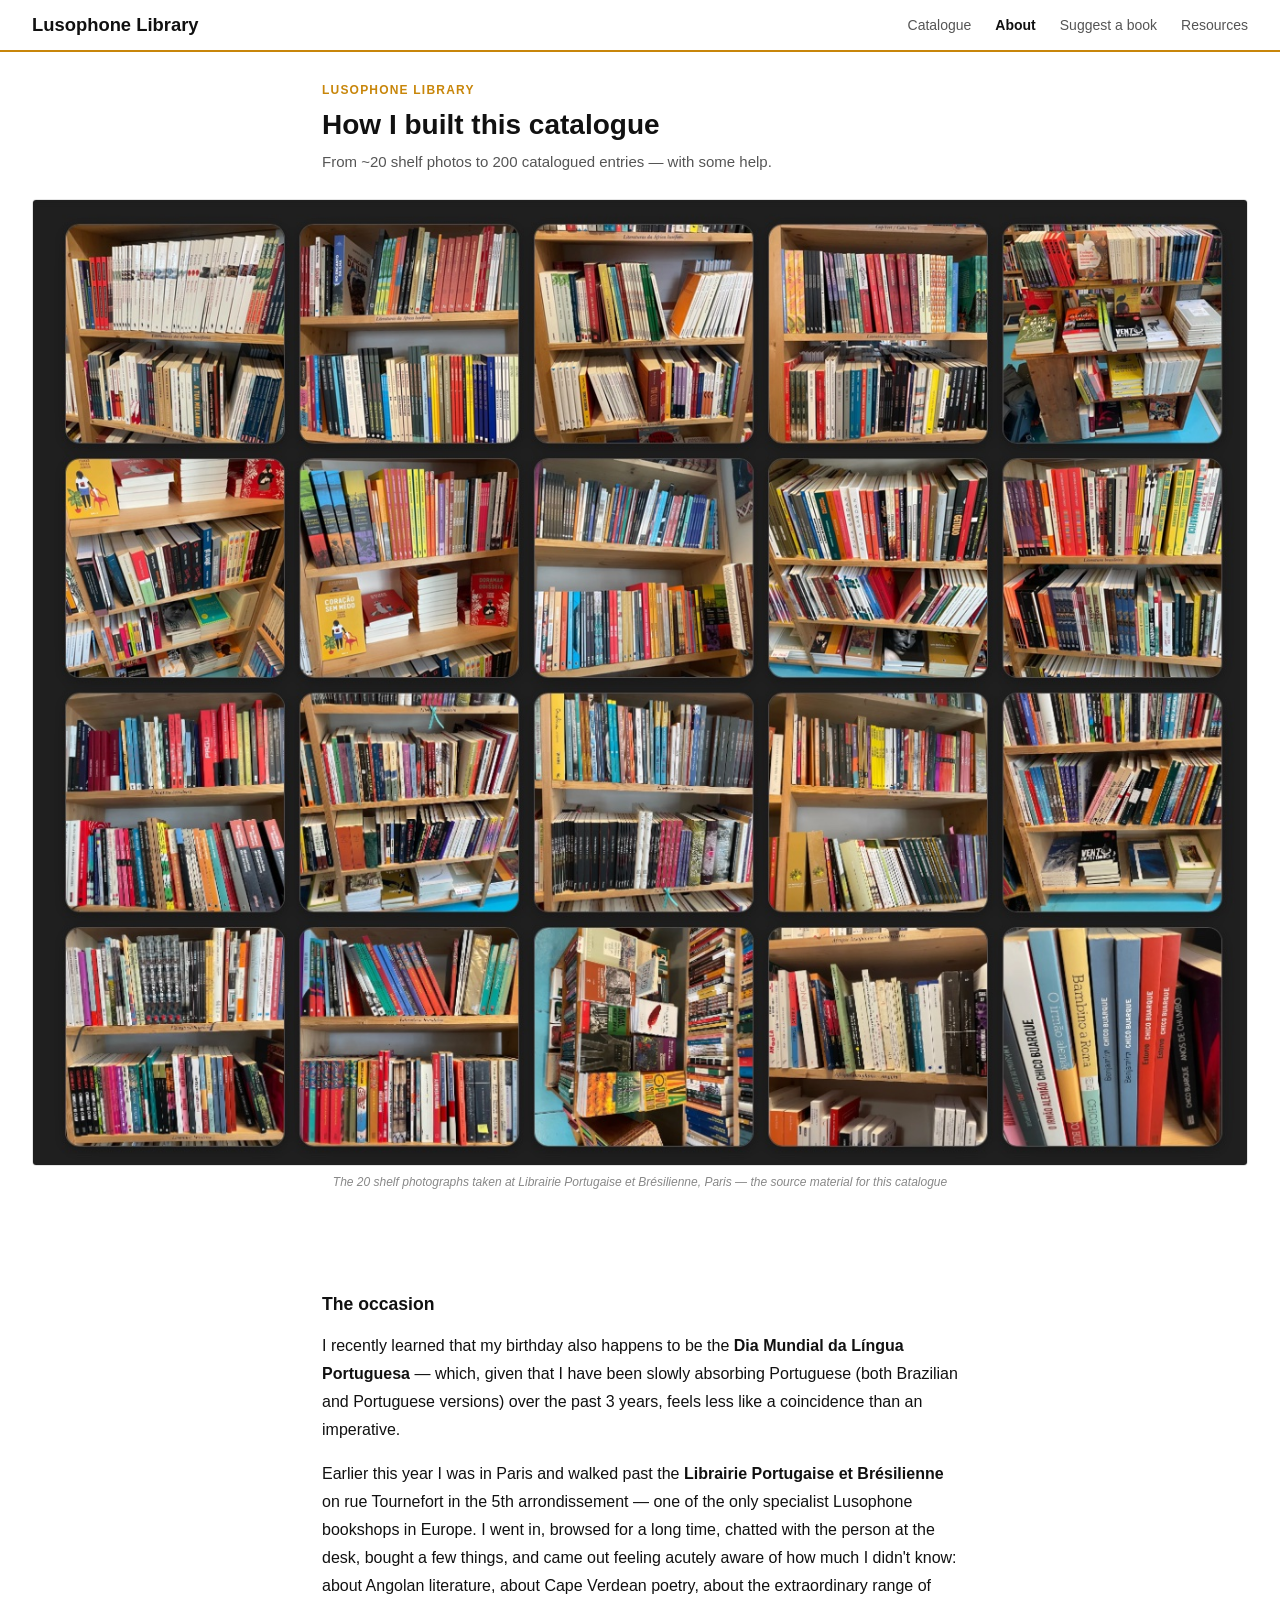
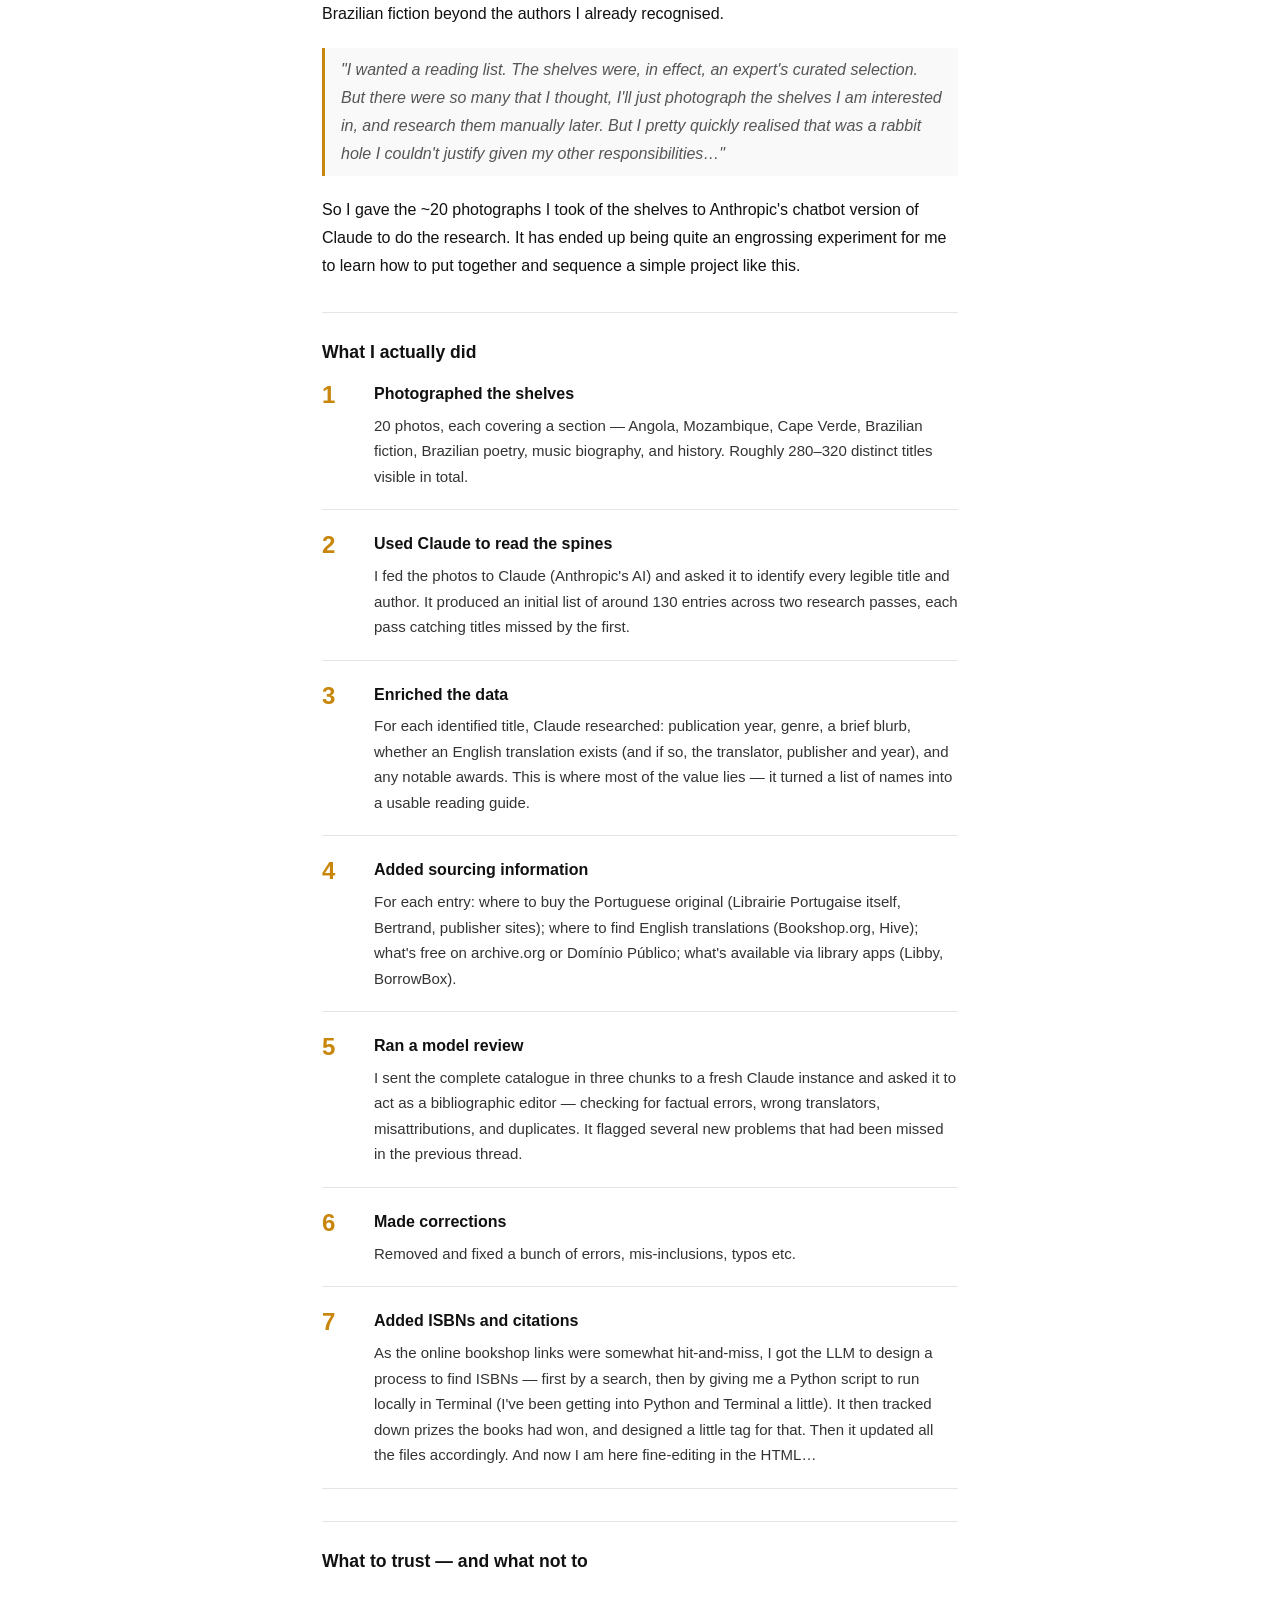
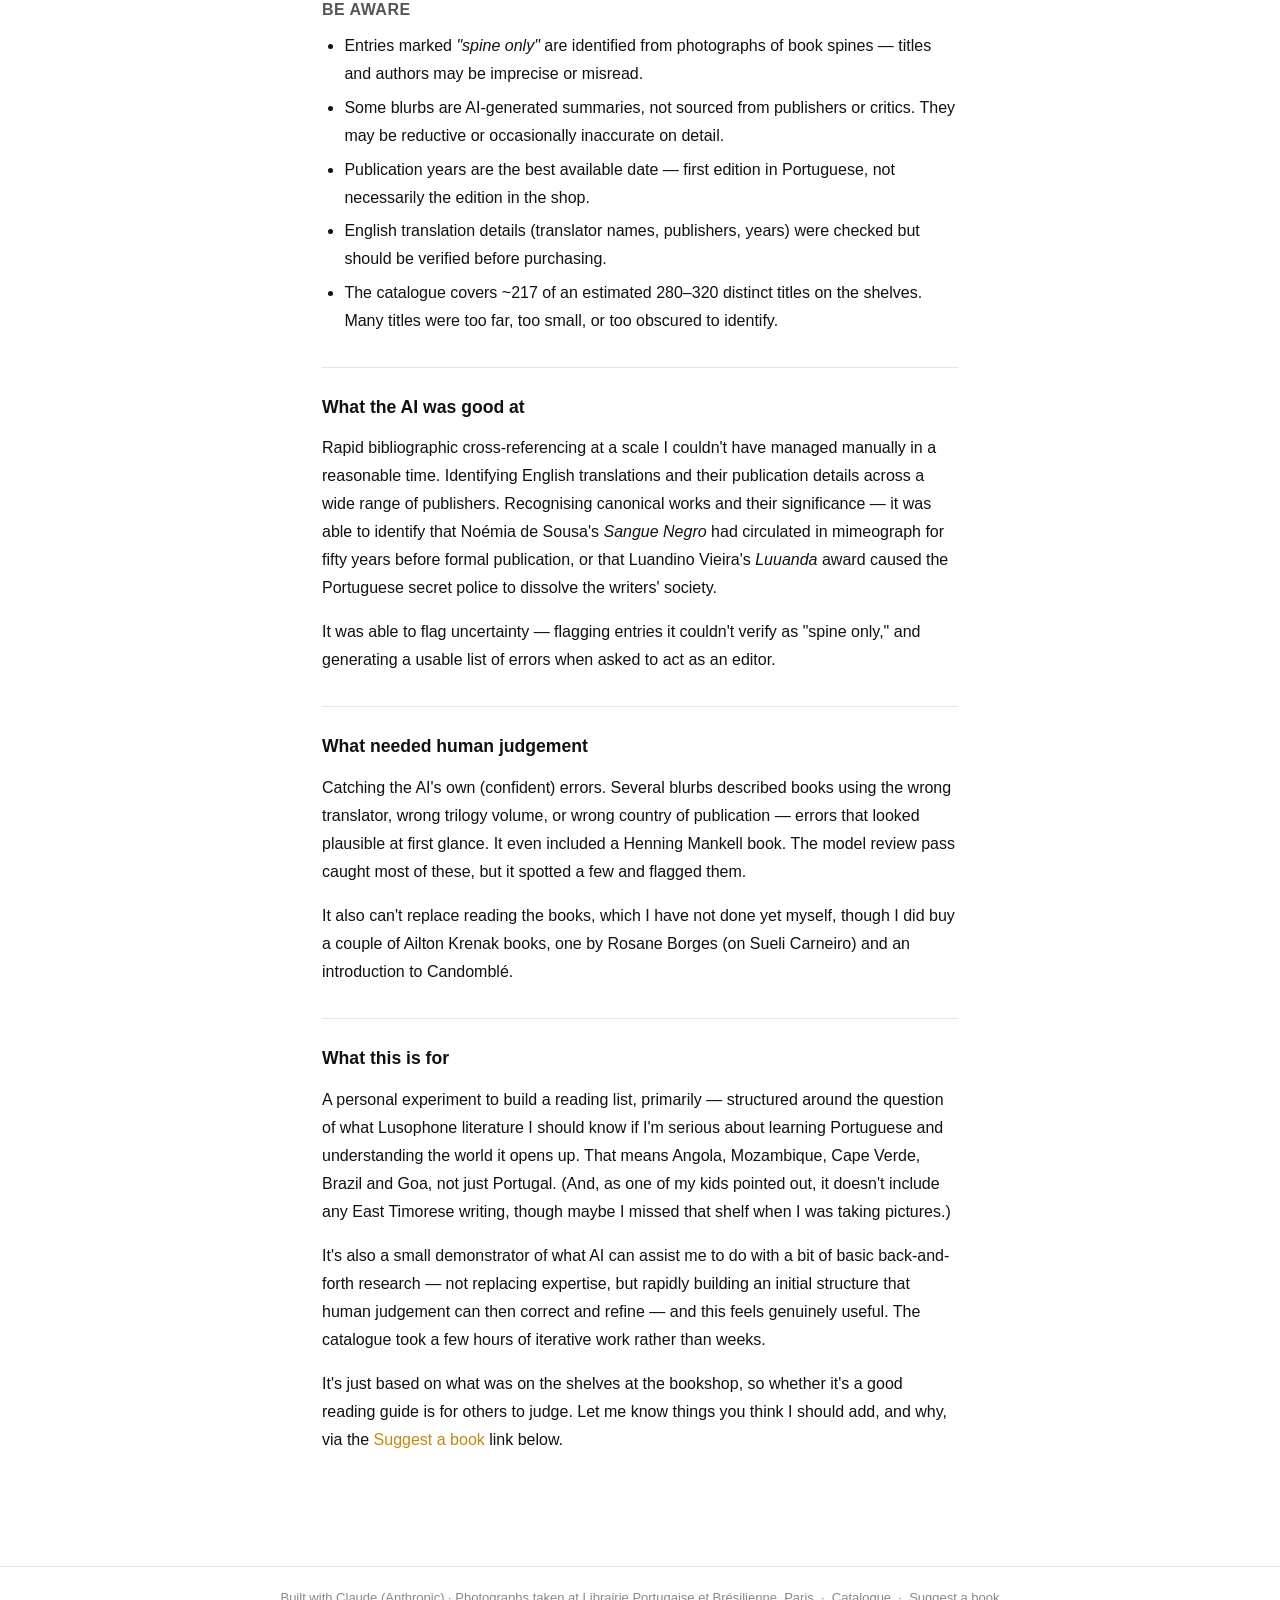
<file: about.html>
<!DOCTYPE html>
<html lang="en">
<head>
<meta charset="UTF-8">
<meta name="viewport" content="width=device-width, initial-scale=1.0">
<meta http-equiv="Content-Security-Policy" content="default-src 'self'; script-src 'unsafe-inline'; style-src 'self' 'unsafe-inline'; img-src 'self' data:; connect-src 'self'; frame-ancestors 'none'">
<title>How I built this — Lusophone Library</title>
<link rel="stylesheet" href="shared.css">
<style>
footer{margin-top:3rem;text-align:center}
.date-flag{font-weight:700}

/* ── Methodology steps ───────────────────────────────────── */
.method-step{display:flex;gap:1.25rem;align-items:flex-start;
  margin-bottom:1.25rem;padding-bottom:1.25rem;
  border-bottom:1px solid #e5e5e5}
.method-step:last-of-type{border-bottom:none;margin-bottom:0;padding-bottom:0}
.method-step .step-num{font-size:1.5rem;
  font-weight:700;color:#c8860a;flex-shrink:0;width:2rem;
  line-height:1.2;padding-top:1px}
.method-step .step-body{flex:1}
.method-step .step-body strong{display:block;font-size:1rem;
  font-weight:700;color:#111;margin-bottom:0.3rem}
.method-step .step-body span{font-size:15px;color:#333;
  line-height:1.7;display:block}
</style>
</head>
<body>
<header class="site-header">
  <a class="wordmark" href="index.html">Lusophone Library</a>
  <nav>
    <a href="index.html">Catalogue</a>
    <a href="about.html" class="active">About</a>
    <a href="suggest.html">Suggest a book</a>
    <a href="resources.html">Resources</a>
  </nav>
</header>

<div class="page-title">
  <div class="eyebrow">Lusophone Library</div>
  <h1>How I built this catalogue</h1>
  <p class="sub">From ~20 shelf photos to 200 catalogued entries — with some help.</p>
</div>

<figure class="shelf-photo" style="padding:0 2rem;max-width:none">
  <img src="shelf-grid.png" alt="Grid of 20 photographs of the shelves at Librairie Portugaise et Brésilienne, Paris — the source material for this catalogue">
  <figcaption>The 20 shelf photographs taken at Librairie Portugaise et Brésilienne, Paris — the source material for this catalogue</figcaption>
</figure>

<div class="body">

  <h2 id="start">The occasion</h2>

  <p>I recently learned that my birthday also happens to be the <span class="date-flag">Dia Mundial da Língua Portuguesa</span> — which, given that I have been slowly absorbing Portuguese (both Brazilian and Portuguese versions) over the past 3 years, feels less like a coincidence than an imperative.</p>

  <p>Earlier this year I was in Paris and walked past the <strong>Librairie Portugaise et Brésilienne</strong> on rue Tournefort in the 5th arrondissement — one of the only specialist Lusophone bookshops in Europe. I went in, browsed for a long time, chatted with the person at the desk, bought a few things, and came out feeling acutely aware of how much I didn't know: about Angolan literature, about Cape Verdean poetry, about the extraordinary range of Brazilian fiction beyond the authors I already recognised.</p>

  <blockquote>"I wanted a reading list. The shelves were, in effect, an expert's curated selection. But there were so many that I thought, I'll just photograph the shelves I am interested in, and research them manually later. But I pretty quickly realised that was a rabbit hole I couldn't justify given my other responsibilities&hellip;"</blockquote>

  <p>So I gave the ~20 photographs I took of the shelves to Anthropic's chatbot version of Claude to do the research. It has ended up being quite an engrossing experiment for me to learn how to put together and sequence a simple project like this.</p>

  <h2 id="method">What I actually did</h2>

  <div class="method-step">
    <div class="step-num">1</div>
    <div class="step-body">
      <strong>Photographed the shelves</strong>
      <span>20 photos, each covering a section — Angola, Mozambique, Cape Verde, Brazilian fiction, Brazilian poetry, music biography, and history. Roughly 280–320 distinct titles visible in total.</span>
    </div>
  </div>

  <div class="method-step">
    <div class="step-num">2</div>
    <div class="step-body">
      <strong>Used Claude to read the spines</strong>
      <span>I fed the photos to Claude (Anthropic's AI) and asked it to identify every legible title and author. It produced an initial list of around 130 entries across two research passes, each pass catching titles missed by the first.</span>
    </div>
  </div>

  <div class="method-step">
    <div class="step-num">3</div>
    <div class="step-body">
      <strong>Enriched the data</strong>
      <span>For each identified title, Claude researched: publication year, genre, a brief blurb, whether an English translation exists (and if so, the translator, publisher and year), and any notable awards. This is where most of the value lies — it turned a list of names into a usable reading guide.</span>
    </div>
  </div>

  <div class="method-step">
    <div class="step-num">4</div>
    <div class="step-body">
      <strong>Added sourcing information</strong>
      <span>For each entry: where to buy the Portuguese original (Librairie Portugaise itself, Bertrand, publisher sites); where to find English translations (Bookshop.org, Hive); what's free on archive.org or Domínio Público; what's available via library apps (Libby, BorrowBox).</span>
    </div>
  </div>

  <div class="method-step">
    <div class="step-num">5</div>
    <div class="step-body">
      <strong>Ran a model review</strong>
      <span>I sent the complete catalogue in three chunks to a fresh Claude instance and asked it to act as a bibliographic editor — checking for factual errors, wrong translators, misattributions, and duplicates. It flagged several new problems that had been missed in the previous thread.</span>
    </div>
  </div>

  <div class="method-step">
    <div class="step-num">6</div>
    <div class="step-body">
      <strong>Made corrections</strong>
      <span>Removed and fixed a bunch of errors, mis-inclusions, typos etc.</span>
    </div>
  </div>

  <div class="method-step">
    <div class="step-num">7</div>
    <div class="step-body">
      <strong>Added ISBNs and citations</strong>
      <span>As the online bookshop links were somewhat hit-and-miss, I got the LLM to design a process to find ISBNs — first by a search, then by giving me a Python script to run locally in Terminal (I've been getting into Python and Terminal a little). It then tracked down prizes the books had won, and designed a little tag for that. Then it updated all the files accordingly. And now I am here fine-editing in the HTML&hellip;</span>
    </div>
  </div>

  <h2 id="caveats">What to trust — and what not to</h2>

  <div class="caveats">
    <h3>Be aware</h3>
    <ul>
      <li>Entries marked <em>"spine only"</em> are identified from photographs of book spines — titles and authors may be imprecise or misread.</li>
      <li>Some blurbs are AI-generated summaries, not sourced from publishers or critics. They may be reductive or occasionally inaccurate on detail.</li>
      <li>Publication years are the best available date — first edition in Portuguese, not necessarily the edition in the shop.</li>
      <li>English translation details (translator names, publishers, years) were checked but should be verified before purchasing.</li>
      <li>The catalogue covers ~217 of an estimated 280–320 distinct titles on the shelves. Many titles were too far, too small, or too obscured to identify.</li>
    </ul>
  </div>

  <h2>What the AI was good at</h2>

  <p>Rapid bibliographic cross-referencing at a scale I couldn't have managed manually in a reasonable time. Identifying English translations and their publication details across a wide range of publishers. Recognising canonical works and their significance — it was able to identify that Noémia de Sousa's <em>Sangue Negro</em> had circulated in mimeograph for fifty years before formal publication, or that Luandino Vieira's <em>Luuanda</em> award caused the Portuguese secret police to dissolve the writers' society.</p>

  <p>It was able to flag uncertainty — flagging entries it couldn't verify as "spine only," and generating a usable list of errors when asked to act as an editor.</p>

  <h2>What needed human judgement</h2>

  <p>Catching the AI's own (confident) errors. Several blurbs described books using the wrong translator, wrong trilogy volume, or wrong country of publication — errors that looked plausible at first glance. It even included a Henning Mankell book. The model review pass caught most of these, but it spotted a few and flagged them.</p>

  <p>It also can't replace reading the books, which I have not done yet myself, though I did buy a couple of Ailton Krenak books, one by Rosane Borges (on Sueli Carneiro) and an introduction to Candomblé.</p>

  <h2 id="what-next">What this is for</h2>

  <p>A personal experiment to build a reading list, primarily — structured around the question of what Lusophone literature I should know if I'm serious about learning Portuguese and understanding the world it opens up. That means Angola, Mozambique, Cape Verde, Brazil and Goa, not just Portugal. (And, as one of my kids pointed out, it doesn't include any East Timorese writing, though maybe I missed that shelf when I was taking pictures.)</p>

  <p>It's also a small demonstrator of what AI can assist me to do with a bit of basic back-and-forth research — not replacing expertise, but rapidly building an initial structure that human judgement can then correct and refine — and this feels genuinely useful. The catalogue took a few hours of iterative work rather than weeks.</p>

  <p>It's just based on what was on the shelves at the bookshop, so whether it's a good reading guide is for others to judge. Let me know things you think I should add, and why, via the <a href="suggest.html">Suggest a book</a> link below.</p>


</div>

<footer>
  Built with Claude (Anthropic) · Photographs taken at <a href="https://librairie-portugaise.com" target="_blank" rel="noopener noreferrer">Librairie Portugaise et Brésilienne</a>, Paris
  &nbsp;·&nbsp; <a href="index.html">Catalogue</a> &nbsp;·&nbsp; <a href="suggest.html">Suggest a book</a>
</footer>

</body>
</html>
</file>
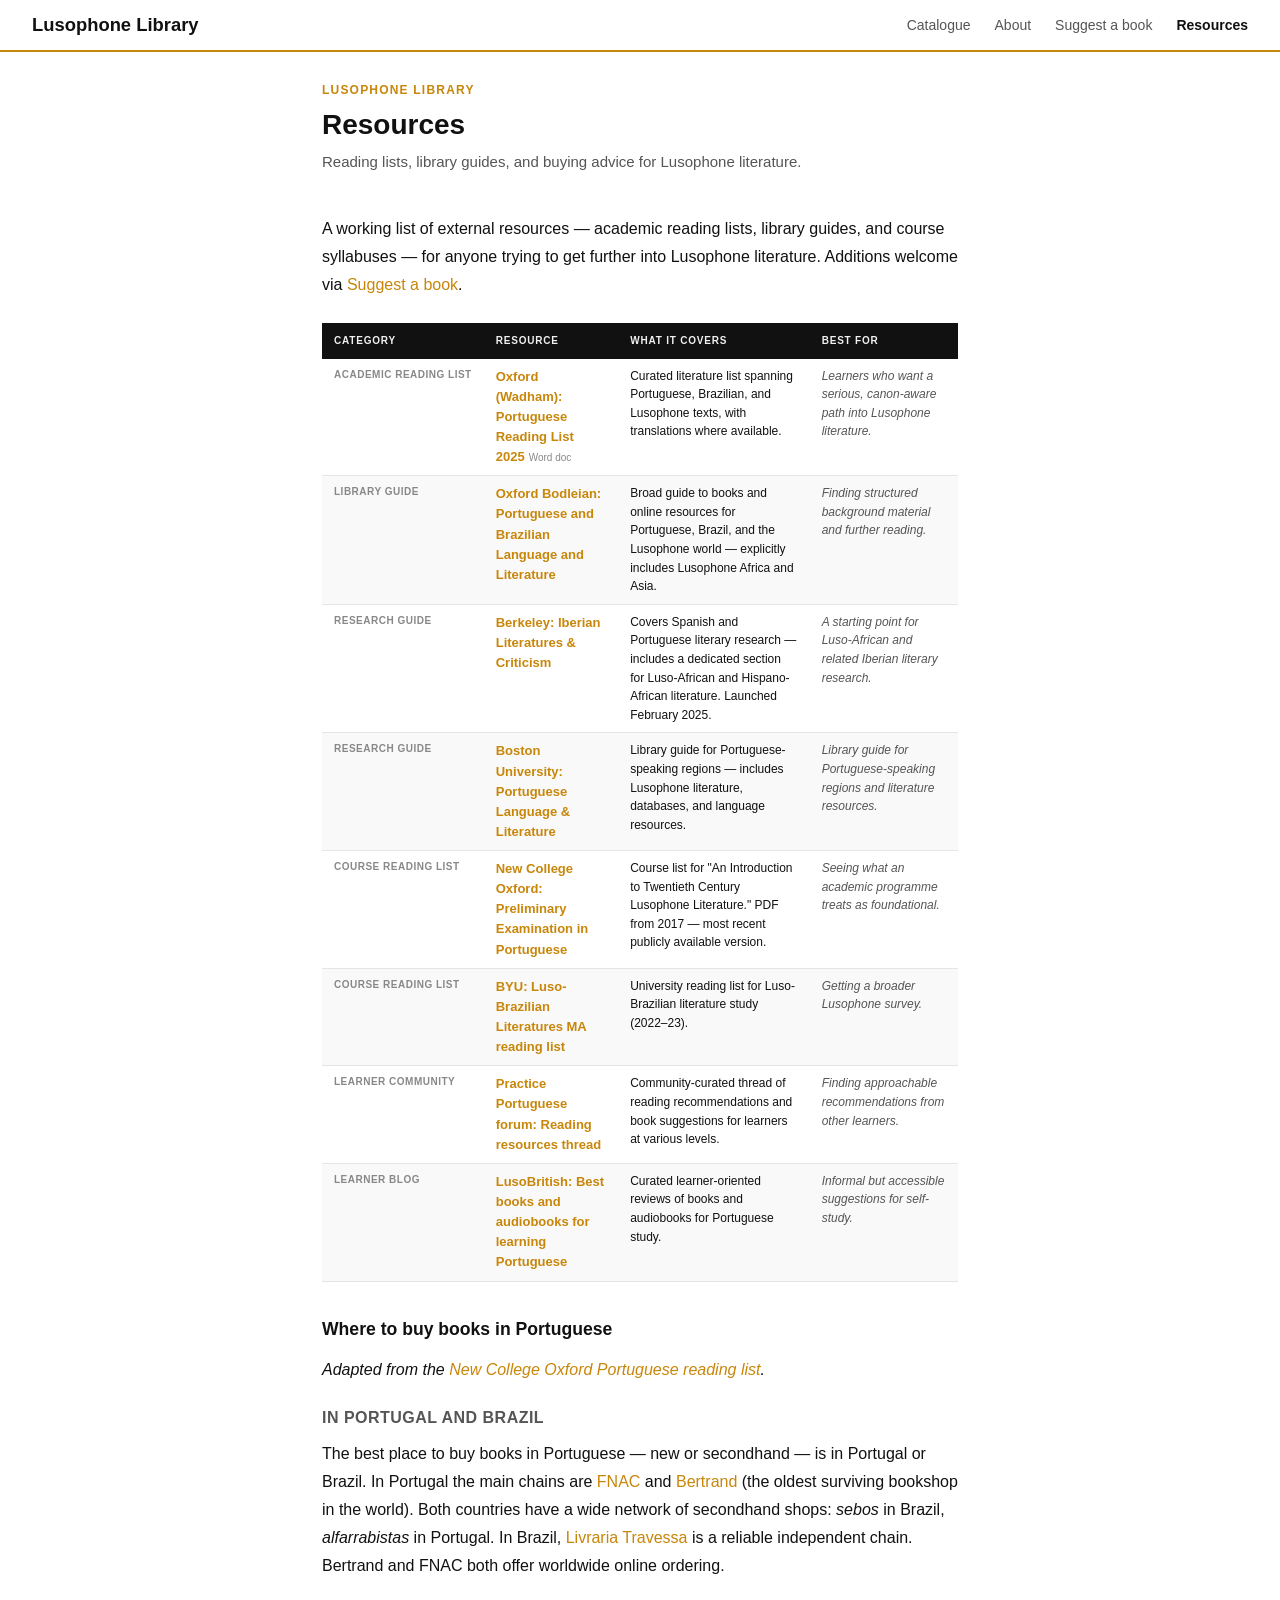
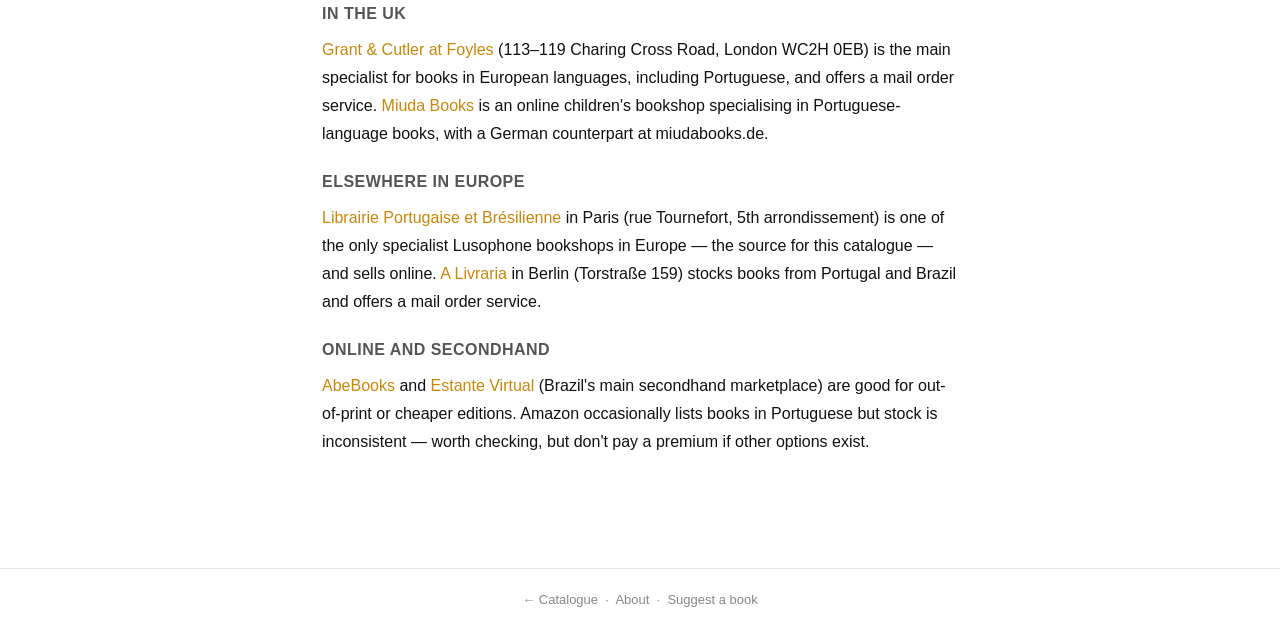
<file: resources.html>
<!DOCTYPE html>
<html lang="en">
<head>
<meta charset="UTF-8">
<meta name="viewport" content="width=device-width, initial-scale=1.0">
<meta http-equiv="Content-Security-Policy" content="default-src 'self'; script-src 'unsafe-inline'; style-src 'self' 'unsafe-inline'; img-src 'self' data:; connect-src 'self'; frame-ancestors 'none'">
<title>Resources — Lusophone Library</title>
<link rel="stylesheet" href="shared.css">
<style>
footer{margin-top:3rem;text-align:center}

/* ── Resource table ──────────────────────────────────────────── */
.res-wrap{overflow-x:auto;margin:1.5rem 0}
table{width:100%;border-collapse:collapse;font-size:13px;min-width:520px}
thead th{background:#111;color:#f0f0f0;padding:9px 12px;text-align:left;
  font-size:10px;font-weight:700;letter-spacing:.08em;text-transform:uppercase;
  white-space:nowrap}
tbody tr:nth-child(even){background:#f9f9f9}
tbody tr:hover{background:#f5f5f5}
td{padding:8px 12px;border-bottom:1px solid #e5e5e5;vertical-align:top;
  color:#111;line-height:1.55}
.td-cat{font-size:10px;font-weight:700;color:#888;white-space:nowrap;
  text-transform:uppercase;letter-spacing:.05em}
.td-res a{color:#c8860a;text-decoration:none;font-weight:600}
.td-res a:hover{text-decoration:underline}
.td-covers{font-size:12px}
.td-for{font-size:12px;color:#555;font-style:italic}
.doc-label{font-size:10px;color:#888;font-weight:400;margin-left:4px;
  font-style:normal}
</style>
</head>
<body>
<header class="site-header">
  <a class="wordmark" href="index.html">Lusophone Library</a>
  <nav>
    <a href="index.html">Catalogue</a>
    <a href="about.html">About</a>
    <a href="suggest.html">Suggest a book</a>
    <a href="resources.html" class="active">Resources</a>
  </nav>
</header>

<div class="page-title">
  <div class="eyebrow">Lusophone Library</div>
  <h1>Resources</h1>
  <p class="sub">Reading lists, library guides, and buying advice for Lusophone literature.</p>
</div>

<div class="body">

  <p>A working list of external resources — academic reading lists, library guides, and course syllabuses — for anyone trying to get further into Lusophone literature. Additions welcome via <a href="suggest.html">Suggest a book</a>.</p>

  <div class="res-wrap">
    <table>
      <thead>
        <tr>
          <th>Category</th>
          <th>Resource</th>
          <th>What it covers</th>
          <th>Best for</th>
        </tr>
      </thead>
      <tbody>

        <tr>
          <td class="td-cat">Academic reading list</td>
          <td class="td-res"><a href="https://admin.wadham.ox.ac.uk/media/documents/Portuguese_Reading_List_2025.docx" target="_blank" rel="noopener noreferrer">Oxford (Wadham): Portuguese Reading List 2025</a><span class="doc-label">Word doc</span></td>
          <td class="td-covers">Curated literature list spanning Portuguese, Brazilian, and Lusophone texts, with translations where available.</td>
          <td class="td-for">Learners who want a serious, canon-aware path into Lusophone literature.</td>
        </tr>

        <tr>
          <td class="td-cat">Library guide</td>
          <td class="td-res"><a href="https://libguides.bodleian.ox.ac.uk/port-langlit" target="_blank" rel="noopener noreferrer">Oxford Bodleian: Portuguese and Brazilian Language and Literature</a></td>
          <td class="td-covers">Broad guide to books and online resources for Portuguese, Brazil, and the Lusophone world — explicitly includes Lusophone Africa and Asia.</td>
          <td class="td-for">Finding structured background material and further reading.</td>
        </tr>

        <tr>
          <td class="td-cat">Research guide</td>
          <td class="td-res"><a href="https://guides.lib.berkeley.edu/iberianlit" target="_blank" rel="noopener noreferrer">Berkeley: Iberian Literatures &amp; Criticism</a></td>
          <td class="td-covers">Covers Spanish and Portuguese literary research — includes a dedicated section for Luso-African and Hispano-African literature. Launched February 2025.</td>
          <td class="td-for">A starting point for Luso-African and related Iberian literary research.</td>
        </tr>

        <tr>
          <td class="td-cat">Research guide</td>
          <td class="td-res"><a href="https://library.bu.edu/portuguese" target="_blank" rel="noopener noreferrer">Boston University: Portuguese Language &amp; Literature</a></td>
          <td class="td-covers">Library guide for Portuguese-speaking regions — includes Lusophone literature, databases, and language resources.</td>
          <td class="td-for">Library guide for Portuguese-speaking regions and literature resources.</td>
        </tr>

        <tr>
          <td class="td-cat">Course reading list</td>
          <td class="td-res"><a href="https://www.new.ox.ac.uk/sites/default/files/sites/all/files/Freshers%27ReadingList%202017.pdf" target="_blank" rel="noopener noreferrer">New College Oxford: Preliminary Examination in Portuguese</a></td>
          <td class="td-covers">Course list for "An Introduction to Twentieth Century Lusophone Literature." PDF from 2017 — most recent publicly available version.</td>
          <td class="td-for">Seeing what an academic programme treats as foundational.</td>
        </tr>

        <tr>
          <td class="td-cat">Course reading list</td>
          <td class="td-res"><a href="https://sp.byu.edu/00000185-c63d-df95-a99d-ce7de60c0001/2022-2023-luso-brazilian-literatures-reading-list" target="_blank" rel="noopener noreferrer">BYU: Luso-Brazilian Literatures MA reading list</a></td>
          <td class="td-covers">University reading list for Luso-Brazilian literature study (2022–23).</td>
          <td class="td-for">Getting a broader Lusophone survey.</td>
        </tr>

        <tr>
          <td class="td-cat">Learner community</td>
          <td class="td-res"><a href="https://forum.practiceportuguese.com/t/reading-resources-books-in-portuguese/898" target="_blank" rel="noopener noreferrer">Practice Portuguese forum: Reading resources thread</a></td>
          <td class="td-covers">Community-curated thread of reading recommendations and book suggestions for learners at various levels.</td>
          <td class="td-for">Finding approachable recommendations from other learners.</td>
        </tr>

        <tr>
          <td class="td-cat">Learner blog</td>
          <td class="td-res"><a href="https://lusobritish.blog/best-books-and-audiobooks-for-learning-portuguese/" target="_blank" rel="noopener noreferrer">LusoBritish: Best books and audiobooks for learning Portuguese</a></td>
          <td class="td-covers">Curated learner-oriented reviews of books and audiobooks for Portuguese study.</td>
          <td class="td-for">Informal but accessible suggestions for self-study.</td>
        </tr>

      </tbody>
    </table>
  </div>

  <h2>Where to buy books in Portuguese</h2>

  <p><em>Adapted from the <a href="https://www.new.ox.ac.uk/sites/default/files/sites/all/files/Freshers%27ReadingList%202017.pdf" target="_blank" rel="noopener noreferrer">New College Oxford Portuguese reading list</a>.</em></p>

  <h3>In Portugal and Brazil</h3>

  <p>The best place to buy books in Portuguese — new or secondhand — is in Portugal or Brazil. In Portugal the main chains are <a href="https://www.fnac.pt" target="_blank" rel="noopener noreferrer">FNAC</a> and <a href="https://www.bertrand.pt" target="_blank" rel="noopener noreferrer">Bertrand</a> (the oldest surviving bookshop in the world). Both countries have a wide network of secondhand shops: <em>sebos</em> in Brazil, <em>alfarrabistas</em> in Portugal. In Brazil, <a href="https://www.travessa.com.br" target="_blank" rel="noopener noreferrer">Livraria Travessa</a> is a reliable independent chain. Bertrand and FNAC both offer worldwide online ordering.</p>

  <h3>In the UK</h3>

  <p><a href="https://www.foyles.co.uk/languages" target="_blank" rel="noopener noreferrer">Grant &amp; Cutler at Foyles</a> (113–119 Charing Cross Road, London WC2H 0EB) is the main specialist for books in European languages, including Portuguese, and offers a mail order service. <a href="https://www.miudabooks.co.uk" target="_blank" rel="noopener noreferrer">Miuda Books</a> is an online children's bookshop specialising in Portuguese-language books, with a German counterpart at miudabooks.de.</p>

  <h3>Elsewhere in Europe</h3>

  <p><a href="https://librairie-portugaise.com" target="_blank" rel="noopener noreferrer">Librairie Portugaise et Brésilienne</a> in Paris (rue Tournefort, 5th arrondissement) is one of the only specialist Lusophone bookshops in Europe — the source for this catalogue — and sells online. <a href="https://www.mondolibro.de" target="_blank" rel="noopener noreferrer">A Livraria</a> in Berlin (Torstraße 159) stocks books from Portugal and Brazil and offers a mail order service.</p>

  <h3>Online and secondhand</h3>

  <p><a href="https://www.abebooks.co.uk" target="_blank" rel="noopener noreferrer">AbeBooks</a> and <a href="https://www.estantevirtual.com.br" target="_blank" rel="noopener noreferrer">Estante Virtual</a> (Brazil's main secondhand marketplace) are good for out-of-print or cheaper editions. Amazon occasionally lists books in Portuguese but stock is inconsistent — worth checking, but don't pay a premium if other options exist.</p>

</div>

<footer>
  <a href="index.html">← Catalogue</a> &nbsp;·&nbsp; <a href="about.html">About</a> &nbsp;·&nbsp; <a href="suggest.html">Suggest a book</a>
</footer>

</body>
</html>
</file>
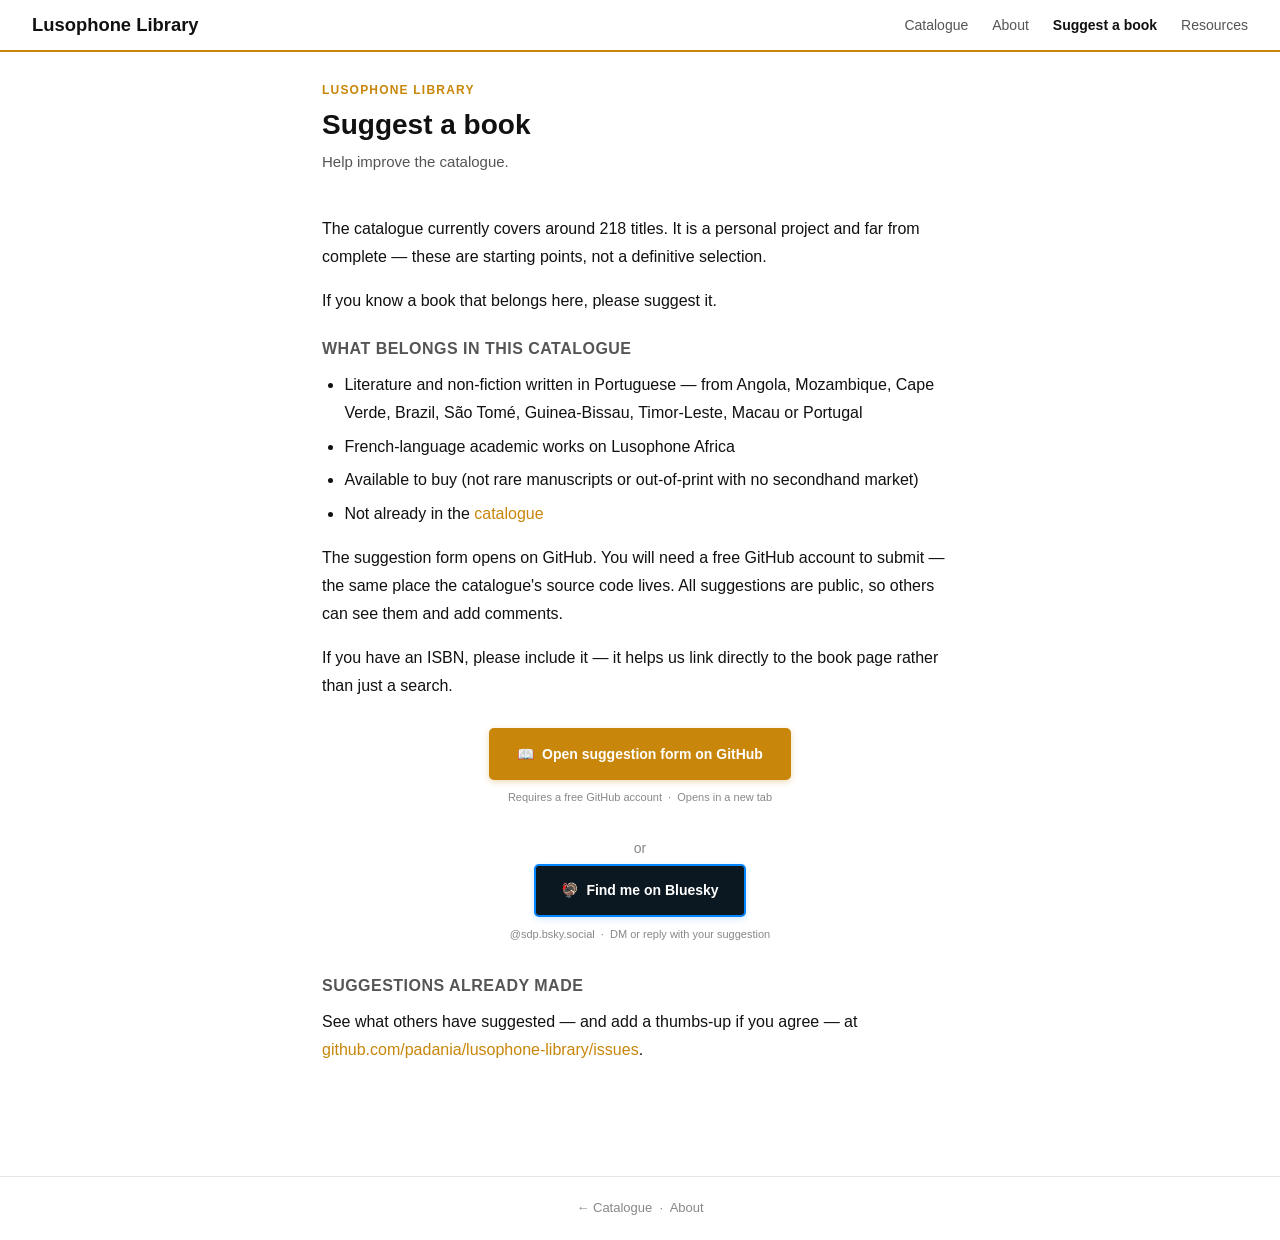
<file: suggest.html>
<!DOCTYPE html>
<html lang="en">
<head>
<meta charset="UTF-8">
<meta name="viewport" content="width=device-width, initial-scale=1.0">
<meta http-equiv="Content-Security-Policy" content="default-src 'self'; script-src 'unsafe-inline'; style-src 'self' 'unsafe-inline'; img-src 'self' data:; connect-src 'self'; frame-ancestors 'none'">
<title>Suggest a book — Lusophone Library</title>
<link rel="stylesheet" href="shared.css">
<style>
footer{margin-top:3rem;text-align:center}

/* ── CTA layout ─────────────────────────────────────────── */
.cta{text-align:center;margin:1.75rem 0}

/* Primary button — filled amber */
.btn{display:inline-flex;align-items:center;justify-content:center;
  gap:0.5rem;padding:0.75rem 1.6rem;border-radius:5px;
  font-size:14px;font-weight:600;text-decoration:none;
  font-family:inherit;cursor:pointer;border:2px solid transparent;
  transition:background .15s,box-shadow .15s,transform .1s;
  background:#c8860a;color:#fff;
  box-shadow:0 2px 6px rgba(200,134,10,.3)}
.btn:hover{background:#a06808;text-decoration:none;
  box-shadow:0 4px 12px rgba(200,134,10,.35);transform:translateY(-1px)}
.btn:active{transform:translateY(0);box-shadow:0 2px 4px rgba(200,134,10,.2)}

/* Bluesky — dark, retains brand colour as border */
.btn-sky{background:#0c1821;border-color:#0085ff;color:#fff;
  box-shadow:0 2px 6px rgba(0,133,255,.2)}
.btn-sky:hover{background:#162638;border-color:#0085ff;
  box-shadow:0 4px 12px rgba(0,133,255,.25);transform:translateY(-1px)}

.note{font-size:11px;color:#888;margin-top:0.5rem;margin-bottom:0}
.criteria{margin:1rem 0}
.existing{margin-top:1.5rem}

/* Divider */
.or-divider{text-align:center;margin:0.25rem 0;color:#888;font-size:14px}
</style>
</head>
<body>
<header class="site-header">
  <a class="wordmark" href="index.html">Lusophone Library</a>
  <nav>
    <a href="index.html">Catalogue</a>
    <a href="about.html">About</a>
    <a href="suggest.html" class="active">Suggest a book</a>
    <a href="resources.html">Resources</a>
  </nav>
</header>

<div class="page-title">
  <div class="eyebrow">Lusophone Library</div>
  <h1>Suggest a book</h1>
  <p class="sub">Help improve the catalogue.</p>
</div>

<div class="body">

  <p>The catalogue currently covers around 218 titles. It is a personal project and far from complete — these are starting points, not a definitive selection.</p>

  <p>If you know a book that belongs here, please suggest it.</p>

  <div class="criteria">
    <h3>What belongs in this catalogue</h3>
    <ul>
      <li>Literature and non-fiction written in Portuguese — from Angola, Mozambique, Cape Verde, Brazil, São Tomé, Guinea-Bissau, Timor-Leste, Macau or Portugal</li>
      <li>French-language academic works on Lusophone Africa</li>
      <li>Available to buy (not rare manuscripts or out-of-print with no secondhand market)</li>
      <li>Not already in the <a href="index.html">catalogue</a></li>
    </ul>
  </div>

  <p>The suggestion form opens on GitHub. You will need a free GitHub account to submit — the same place the catalogue's source code lives. All suggestions are public, so others can see them and add comments.</p>

  <p>If you have an ISBN, please include it — it helps us link directly to the book page rather than just a search.</p>

  <div class="cta">
    <a class="btn" href="https://github.com/padania/lusophone-library/issues/new?template=book-suggestion.yml" target="_blank" rel="noopener noreferrer">
      <span>&#128214;</span>Open suggestion form on GitHub
    </a>
    <p class="note">Requires a free GitHub account &nbsp;·&nbsp; Opens in a new tab</p>
  </div>

  <div class="or-divider">or</div>

  <div class="cta" style="margin-top:0">
    <a class="btn btn-sky" href="https://bsky.app/profile/sdp.bsky.social" target="_blank" rel="noopener noreferrer">
      <span>&#129411;</span>Find me on Bluesky
    </a>
    <p class="note">@sdp.bsky.social &nbsp;·&nbsp; DM or reply with your suggestion</p>
  </div>

  <div class="existing">
    <h3>Suggestions already made</h3>
    <p>See what others have suggested — and add a thumbs-up if you agree — at <a href="https://github.com/padania/lusophone-library/issues?q=is%3Aissue+label%3Asuggestion" target="_blank" rel="noopener noreferrer">github.com/padania/lusophone-library/issues</a>.</p>
  </div>

</div>

<footer>
  <a href="index.html">&#8592; Catalogue</a> &nbsp;·&nbsp; <a href="about.html">About</a>
</footer>

</body>
</html>
</file>
<file: shared.css>
/* ── RESET + BASE ────────────────────────────────────────── */
*,*::before,*::after{box-sizing:border-box;margin:0;padding:0}
body{font-family:-apple-system,BlinkMacSystemFont,"Segoe UI",sans-serif;
  background:#fff;color:#111;font-size:16px;line-height:1.75}

/* ── SITE HEADER ─────────────────────────────────────────── */
.site-header{background:#fff;border-bottom:2px solid #c8860a;
  padding:0 2rem;display:flex;align-items:center;
  justify-content:space-between;height:52px;
  position:sticky;top:0;z-index:100}
.wordmark{font-size:1.15rem;font-weight:700;
  color:#111;text-decoration:none;letter-spacing:0}
.wordmark:hover{color:#c8860a}
.site-header nav{display:flex;gap:1.5rem;align-items:center}
.site-header nav a{font-size:14px;color:#555;text-decoration:none}
.site-header nav a:hover{color:#c8860a}
.site-header nav a.active{color:#111;font-weight:600}

/* ── FOOTER ─────────────────────────────────────────────────── */
footer{border-top:1px solid #e5e5e5;padding:1.25rem 2rem;
  font-size:13px;color:#888}
footer a{color:#888;text-decoration:none}
footer a:hover{color:#c8860a}

/* ── PAGE TITLE (about + suggest) ───────────────────────────── */
.page-title{padding:1.75rem 2rem 0;max-width:700px;margin:0 auto}
.page-title .eyebrow{font-size:12px;font-weight:700;letter-spacing:.1em;
  text-transform:uppercase;color:#c8860a;margin-bottom:0.4rem}
.page-title h1{font-size:1.75rem;font-weight:700;
  color:#111;line-height:1.25;margin-bottom:0.4rem}
.page-title .sub{font-size:15px;color:#555;margin-bottom:0}

/* ── CONTENT BODY (about + suggest) ─────────────────────────── */
.body{max-width:700px;margin:0 auto;padding:2.5rem 2rem 4rem}
h2{font-size:1.1rem;font-weight:700;
  color:#111;margin:2rem 0 0.75rem;padding-top:1.5rem;
  border-top:1px solid #e5e5e5}
h2:first-child,.body>h2:first-of-type{border-top:none;padding-top:0}
h3{font-size:1rem;font-weight:700;letter-spacing:.03em;text-transform:uppercase;
  color:#555;margin:1.25rem 0 0.5rem}
p{margin-bottom:1rem;color:#111}
p:last-child{margin-bottom:0}
strong{font-weight:700;color:#111}
em{font-style:italic}
blockquote{border-left:3px solid #c8860a;padding:0.5rem 1rem;
  margin:1.25rem 0;color:#555;font-style:italic;background:#f9f9f9}
ol,ul{margin:0.5rem 0 1rem 1.4rem}
li{margin-bottom:0.35rem}
a{color:#c8860a;text-decoration:none}
a:hover{text-decoration:underline}

/* ── PHOTO SECTION (about) ───────────────────────────────────── */
.shelf-photo{width:100%;max-width:900px;margin:1.5rem auto;
  display:block;padding:0}
.shelf-photo img{width:100%;display:block;border-radius:4px;
  border:1px solid #e5e5e5}
.shelf-photo figcaption{font-size:12px;color:#888;
  padding:0.4rem 0 0;text-align:center;font-style:italic}

/* ── MOBILE ───────────────────────────────────────────────── */
@media(max-width:600px){
  .site-header{padding:0 1rem;height:48px}
  .site-header nav{gap:1rem}
  .body{padding:2rem 1.25rem 3rem}
  .page-title{padding:1.25rem 1.25rem 0}
}
@media(max-width:440px){
  .wordmark{font-size:1rem}
  .site-header nav{gap:0.6rem}
  .site-header nav a{font-size:12px}
}
</file>
